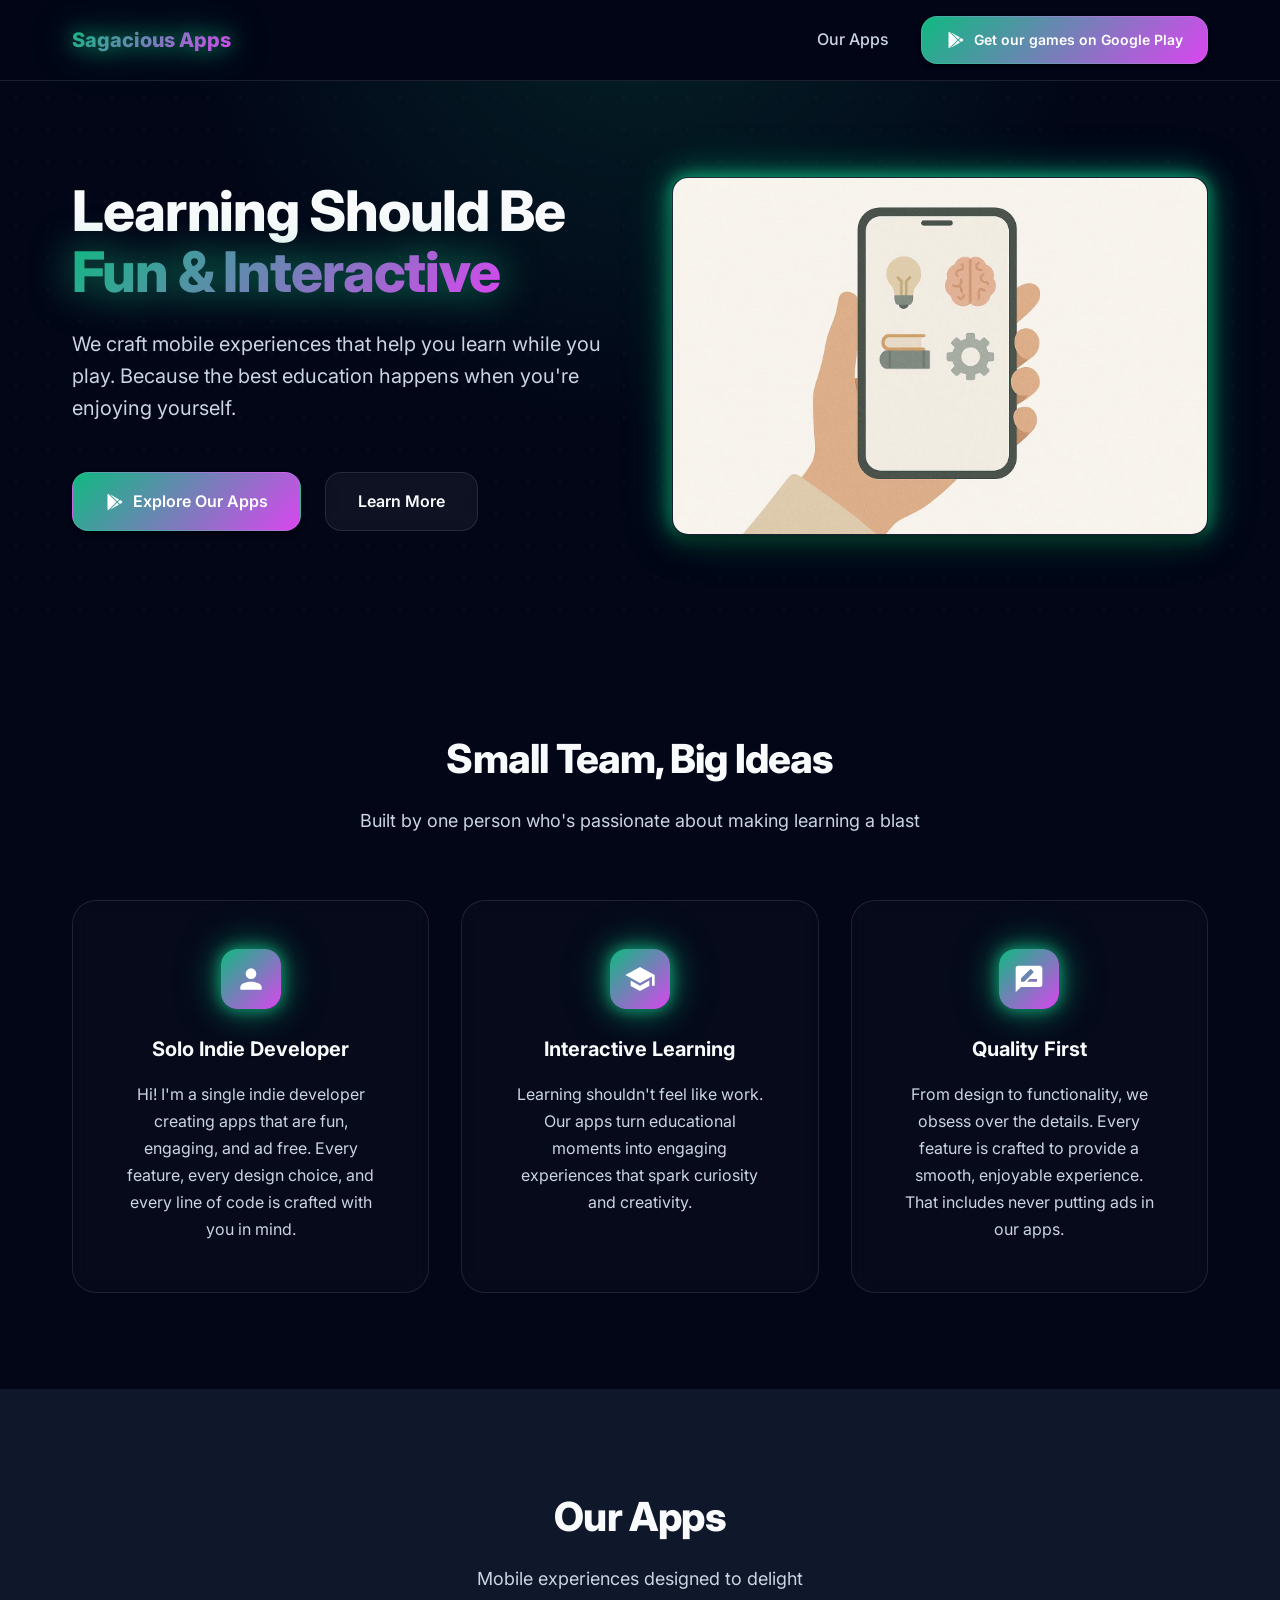
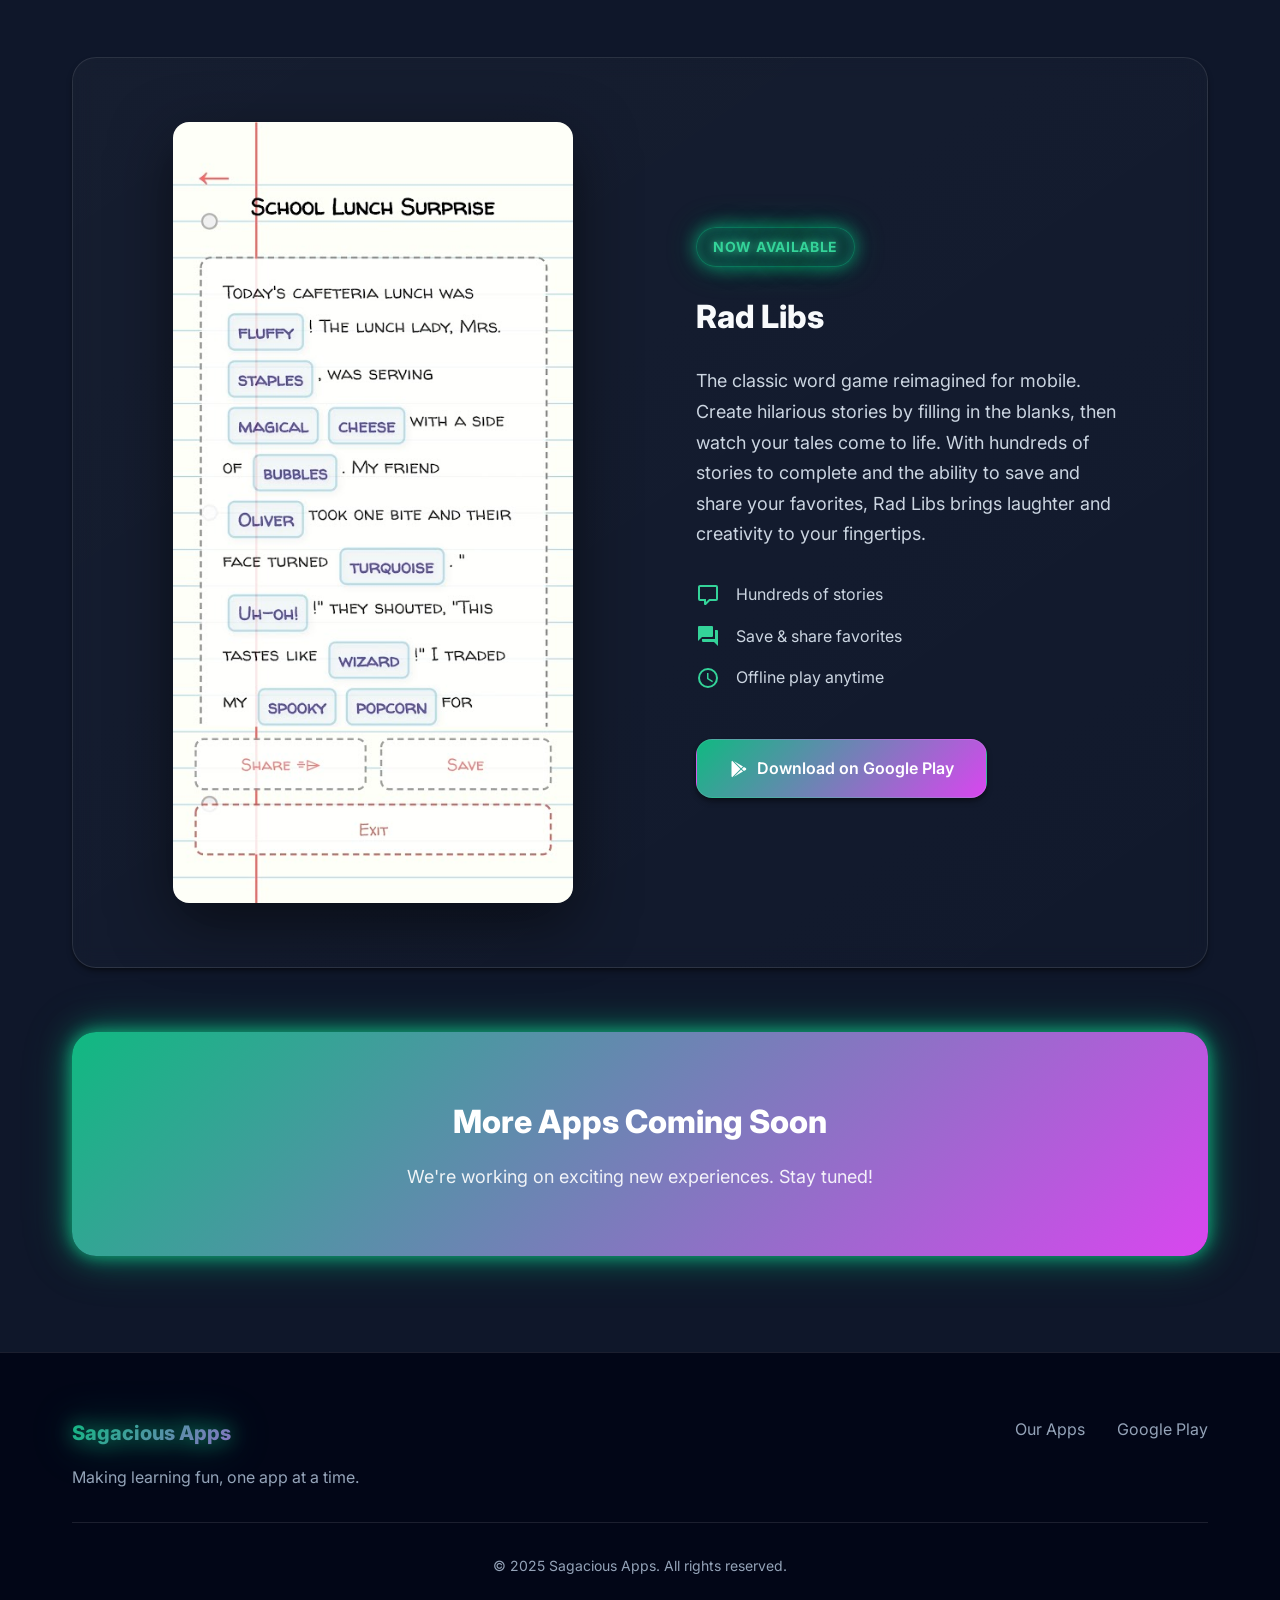
<file: docs/index.html>
<!DOCTYPE html>
<html lang="en">
<head>
    <meta charset="UTF-8">
    <meta name="viewport" content="width=device-width, initial-scale=1.0">
    <title>Sagacious Apps - Interactive Learning Through Play</title>
    <meta name="description" content="Creating fun and interactive learning experiences through mobile apps. Discover Rad Libs and more.">
    <link rel="stylesheet" href="styles.css">
    <link rel="preconnect" href="https://fonts.googleapis.com">
    <link rel="preconnect" href="https://fonts.gstatic.com" crossorigin>
    <link href="https://fonts.googleapis.com/css2?family=Inter:wght@300;400;500;600;700;800&display=swap" rel="stylesheet">
</head>
<body>
    <!-- Navigation -->
    <nav class="navbar">
        <div class="container">
            <div class="nav-content">
                <div class="logo">Sagacious Apps</div>
                <div class="nav-links">
                    <a href="#apps" class="nav-link">Our Apps</a>
                    <a href="https://play.google.com/store/apps/developer?id=Sagacious+Apps&hl=en_US" class="btn-primary" target="_blank" rel="noopener">
                        <svg class="icon" viewBox="0 0 24 24" fill="currentColor">
                            <path d="M3,20.5V3.5C3,2.91 3.34,2.39 3.84,2.15L13.69,12L3.84,21.85C3.34,21.6 3,21.09 3,20.5M16.81,15.12L6.05,21.34L14.54,12.85L16.81,15.12M20.16,10.81C20.5,11.08 20.75,11.5 20.75,12C20.75,12.5 20.53,12.9 20.18,13.18L17.89,14.5L15.39,12L17.89,9.5L20.16,10.81M6.05,2.66L16.81,8.88L14.54,11.15L6.05,2.66Z"/>
                        </svg>
                        Get our games on Google Play
                    </a>
                </div>
            </div>
        </div>
    </nav>

    <!-- Hero Section -->
    <section class="hero">
        <div class="container">
            <div class="hero-content">
                <h1 class="hero-title">
                    Learning Should Be
                    <span class="gradient-text">Fun & Interactive</span>
                </h1>
                <p class="hero-subtitle">
                    We craft mobile experiences that help you learn while you play. 
                    Because the best education happens when you're enjoying yourself.
                </p>
                <div class="hero-cta">
                    <a href="https://play.google.com/store/apps/developer?id=Sagacious+Apps&hl=en_US" class="btn-primary btn-large" target="_blank" rel="noopener">
                        <svg class="icon" viewBox="0 0 24 24" fill="currentColor">
                            <path d="M3,20.5V3.5C3,2.91 3.34,2.39 3.84,2.15L13.69,12L3.84,21.85C3.34,21.6 3,21.09 3,20.5M16.81,15.12L6.05,21.34L14.54,12.85L16.81,15.12M20.16,10.81C20.5,11.08 20.75,11.5 20.75,12C20.75,12.5 20.53,12.9 20.18,13.18L17.89,14.5L15.39,12L17.89,9.5L20.16,10.81M6.05,2.66L16.81,8.88L14.54,11.15L6.05,2.66Z"/>
                        </svg>
                        Explore Our Apps
                    </a>
                    <a href="#about" class="btn-secondary btn-large">Learn More</a>
                </div>
            </div>
            <div class="hero-visual">
                <img src="sagacious_apps_hero.jpg" alt="Sagacious Apps - Interactive Learning" class="hero-image">
            </div>
        </div>
    </section>

    <!-- About Section -->
    <section id="about" class="about">
        <div class="container">
            <div class="section-header">
                <h2 class="section-title">Small Team, Big Ideas</h2>
                <p class="section-subtitle">Built by one person who's passionate about making learning a blast</p>
            </div>
            <div class="about-content">
                <div class="about-card">
                    <div class="card-icon">
                        <svg viewBox="0 0 24 24" fill="currentColor">
                            <path d="M12,4A4,4 0 0,1 16,8A4,4 0 0,1 12,12A4,4 0 0,1 8,8A4,4 0 0,1 12,4M12,14C16.42,14 20,15.79 20,18V20H4V18C4,15.79 7.58,14 12,14Z"/>
                        </svg>
                    </div>
                    <h3>Solo Indie Developer</h3>
                    <p>Hi! I'm a single indie developer creating apps that are fun, engaging, and ad free. Every feature, every design choice, and every line of code is crafted with you in mind.</p>
                </div>
                <div class="about-card">
                    <div class="card-icon">
                        <svg viewBox="0 0 24 24" fill="currentColor">
                            <path d="M12,3L1,9L12,15L21,10.09V17H23V9M5,13.18V17.18L12,21L19,17.18V13.18L12,17L5,13.18Z"/>
                        </svg>
                    </div>
                    <h3>Interactive Learning</h3>
                    <p>Learning shouldn't feel like work. Our apps turn educational moments into engaging experiences that spark curiosity and creativity.</p>
                </div>
                <div class="about-card">
                    <div class="card-icon">
                        <svg viewBox="0 0 24 24" fill="currentColor">
                            <path d="M18,14H10.5L12.5,12H18M6,14V11.5L12.88,4.64C13.07,4.45 13.39,4.45 13.59,4.64L15.35,6.41C15.55,6.61 15.55,6.92 15.35,7.12L8.47,14M20,2H4A2,2 0 0,0 2,4V22L6,18H20A2,2 0 0,0 22,16V4C22,2.89 21.1,2 20,2Z"/>
                        </svg>
                    </div>
                    <h3>Quality First</h3>
                    <p>From design to functionality, we obsess over the details. Every feature is crafted to provide a smooth, enjoyable experience. That includes never putting ads in our apps.</p>
                </div>
            </div>
        </div>
    </section>

    <!-- Apps Section -->
    <section id="apps" class="apps">
        <div class="container">
            <div class="section-header">
                <h2 class="section-title">Our Apps</h2>
                <p class="section-subtitle">Mobile experiences designed to delight</p>
            </div>
            
            <!-- Rad Libs App -->
            <div class="app-showcase">
                <div class="app-visual">
                    <img src="Rad_Libs_gameplay.jpg" alt="Rad Libs Mobile Gameplay Screenshot" class="app-image">
                </div>
                <div class="app-details">
                    <div class="app-badge">Now Available</div>
                    <h3 class="app-title">Rad Libs</h3>
                    <p class="app-description">
                        The classic word game reimagined for mobile. Create hilarious stories by filling in the blanks, 
                        then watch your tales come to life. With hundreds of stories to complete and the ability to 
                        save and share your favorites, Rad Libs brings laughter and creativity to your fingertips.
                    </p>
                    <div class="app-features">
                        <div class="feature">
                            <svg class="feature-icon" viewBox="0 0 24 24" fill="currentColor">
                                <path d="M9,22A1,1 0 0,1 8,21V18H4A2,2 0 0,1 2,16V4C2,2.89 2.9,2 4,2H20A2,2 0 0,1 22,4V16A2,2 0 0,1 20,18H13.9L10.2,21.71C10,21.9 9.75,22 9.5,22V22H9M10,16V19.08L13.08,16H20V4H4V16H10Z"/>
                            </svg>
                            <span>Hundreds of stories</span>
                        </div>
                        <div class="feature">
                            <svg class="feature-icon" viewBox="0 0 24 24" fill="currentColor">
                                <path d="M17,12V3A1,1 0 0,0 16,2H3A1,1 0 0,0 2,3V17L6,13H16A1,1 0 0,0 17,12M21,6H19V15H6V17A1,1 0 0,0 7,18H18L22,22V7A1,1 0 0,0 21,6Z"/>
                            </svg>
                            <span>Save & share favorites</span>
                        </div>
                        <div class="feature">
                            <svg class="feature-icon" viewBox="0 0 24 24" fill="currentColor">
                                <path d="M12,2A10,10 0 0,0 2,12A10,10 0 0,0 12,22A10,10 0 0,0 22,12A10,10 0 0,0 12,2M12,4A8,8 0 0,1 20,12A8,8 0 0,1 12,20A8,8 0 0,1 4,12A8,8 0 0,1 12,4M12.5,7V12.25L17,14.92L16.25,16.15L11,13V7H12.5Z"/>
                            </svg>
                            <span>Offline play anytime</span>
                        </div>
                    </div>
                    <div class="app-cta">
                        <a href="https://play.google.com/store/apps/details?id=com.sagaciousapps.radlibsapp&hl=en_US" class="btn-primary btn-large" target="_blank" rel="noopener">
                            <svg class="icon" viewBox="0 0 24 24" fill="currentColor">
                                <path d="M3,20.5V3.5C3,2.91 3.34,2.39 3.84,2.15L13.69,12L3.84,21.85C3.34,21.6 3,21.09 3,20.5M16.81,15.12L6.05,21.34L14.54,12.85L16.81,15.12M20.16,10.81C20.5,11.08 20.75,11.5 20.75,12C20.75,12.5 20.53,12.9 20.18,13.18L17.89,14.5L15.39,12L17.89,9.5L20.16,10.81M6.05,2.66L16.81,8.88L14.54,11.15L6.05,2.66Z"/>
                            </svg>
                            Download on Google Play
                        </a>
                    </div>
                </div>
            </div>

            <!-- Coming Soon Teaser -->
            <div class="coming-soon">
                <div class="coming-soon-content">
                    <h3>More Apps Coming Soon</h3>
                    <p>We're working on exciting new experiences. Stay tuned!</p>
                </div>
            </div>
        </div>
    </section>

    <!-- Footer -->
    <footer class="footer">
        <div class="container">
            <div class="footer-content">
                <div class="footer-brand">
                    <div class="logo">Sagacious Apps</div>
                    <p>Making learning fun, one app at a time.</p>
                </div>
                <div class="footer-links">
                    <a href="#apps">Our Apps</a>
                    <a href="https://play.google.com/store/apps/developer?id=Sagacious+Apps&hl=en_US" target="_blank" rel="noopener">Google Play</a>
                </div>
            </div>
            <div class="footer-bottom">
                <p>&copy; 2025 Sagacious Apps. All rights reserved.</p>
            </div>
        </div>
    </footer>

    <script src="script.js"></script>
</body>
</html>
</file>
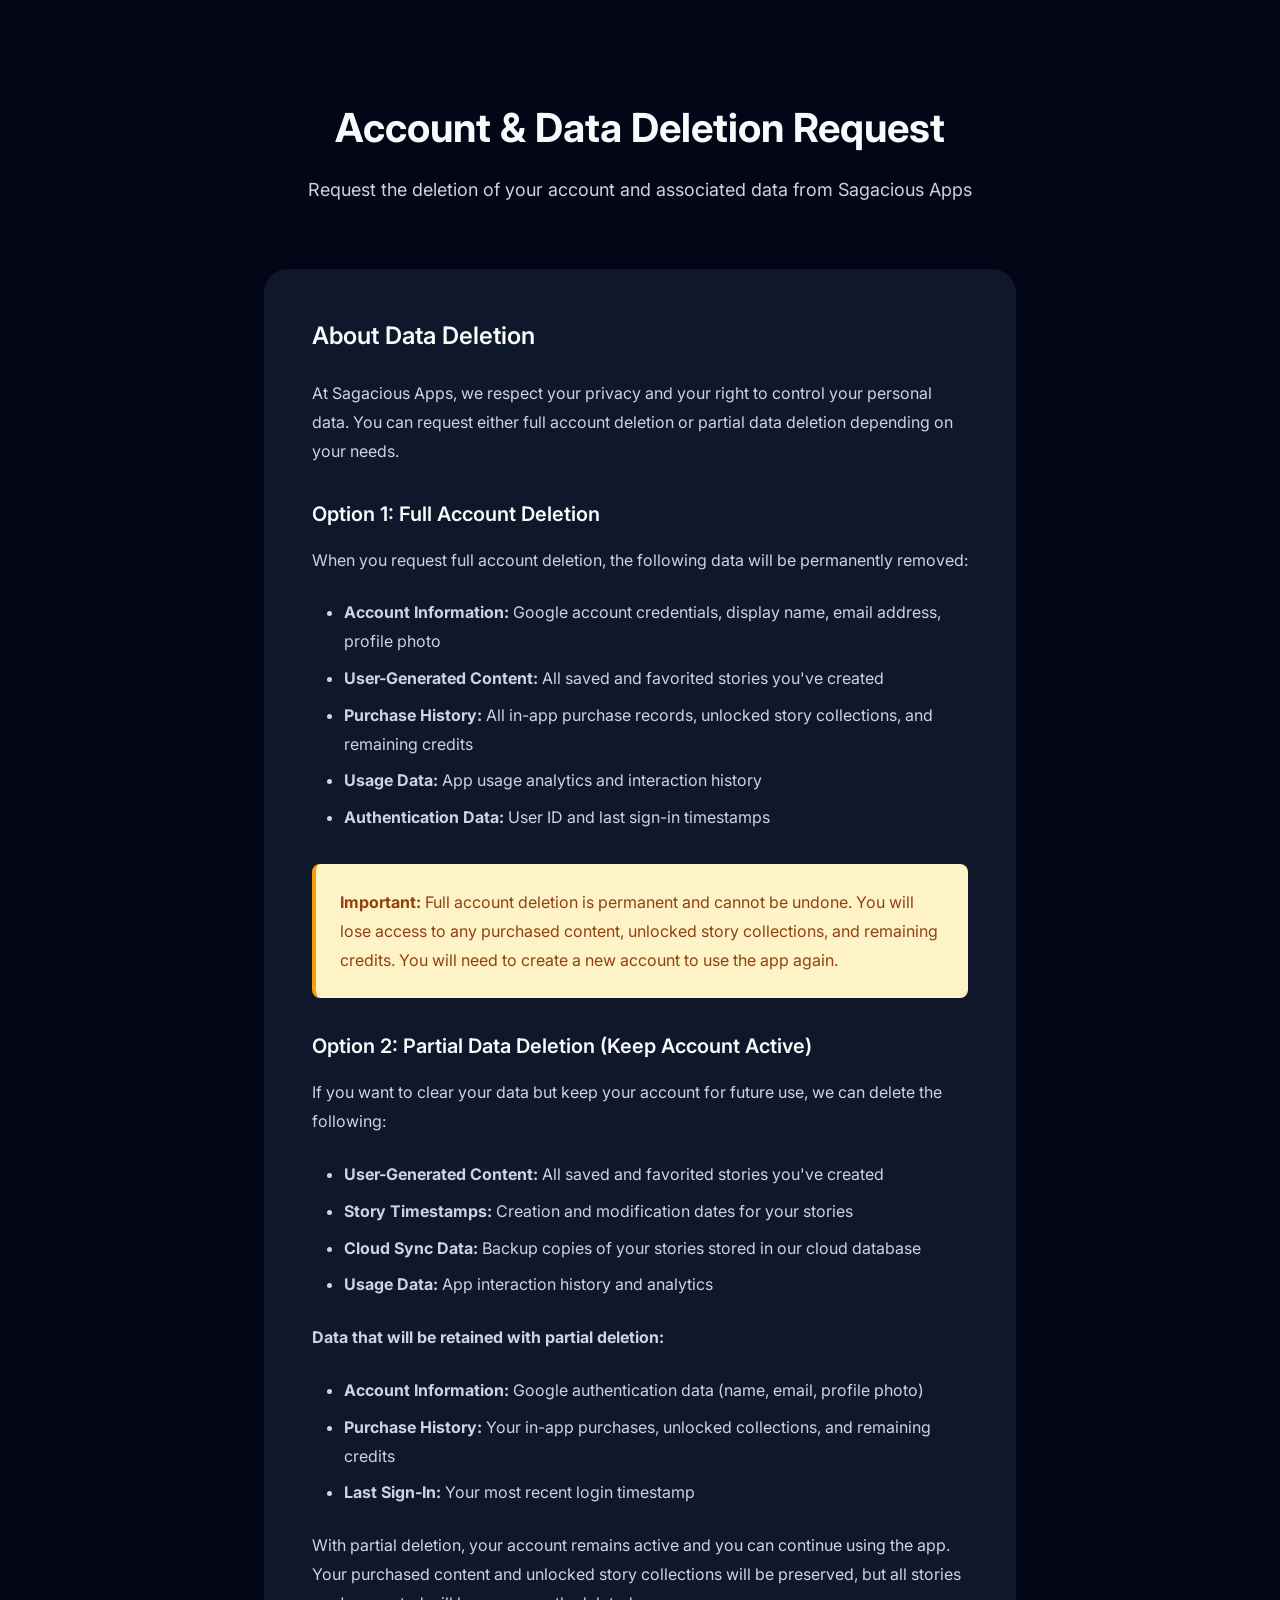
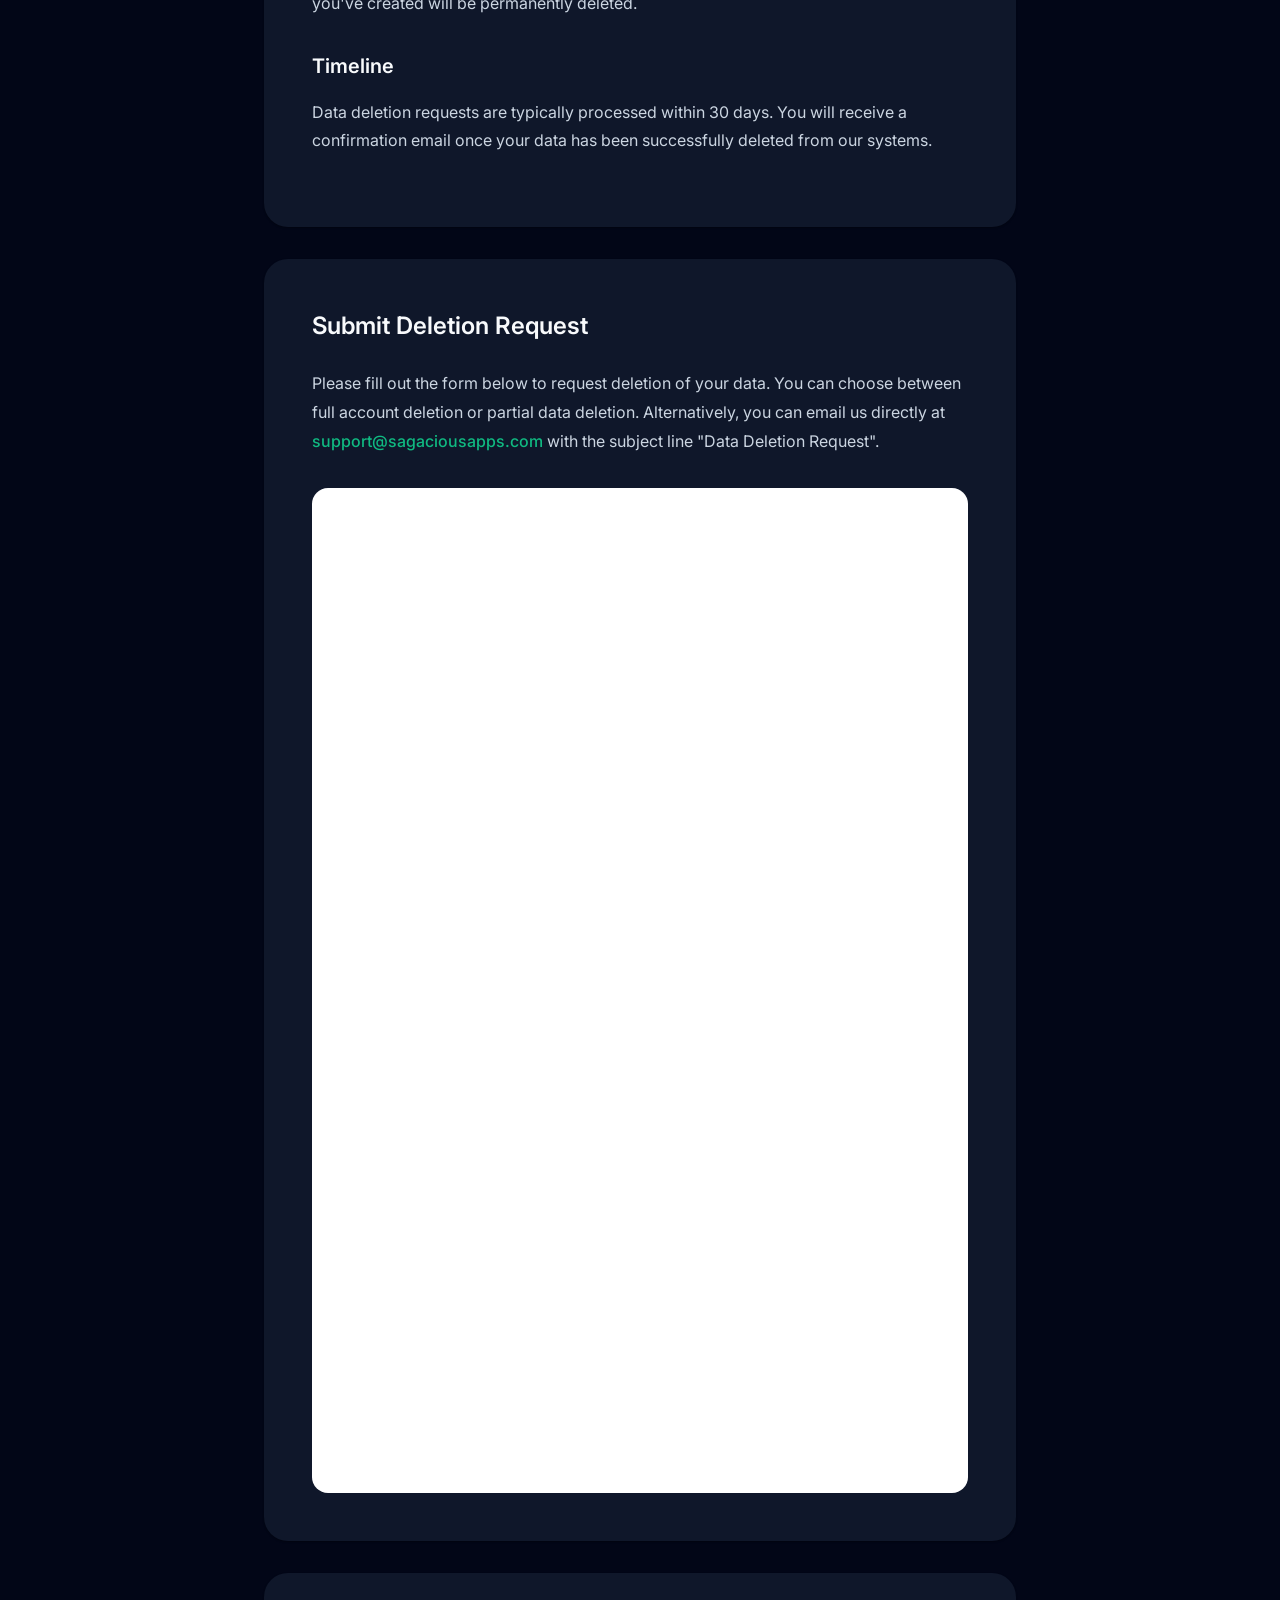
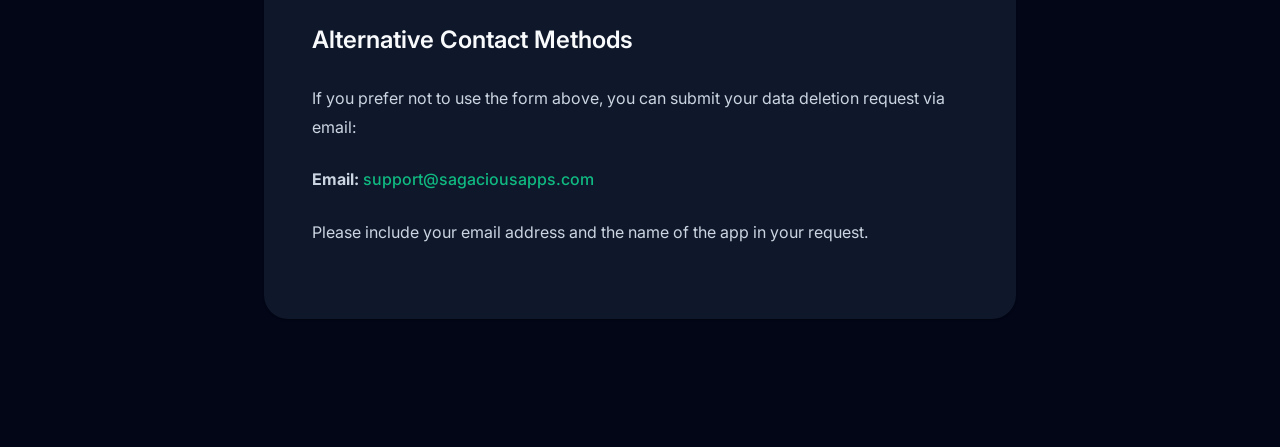
<file: docs/data-deletion.html>
<!DOCTYPE html>
<html lang="en">
<head>
    <meta charset="UTF-8">
    <meta name="viewport" content="width=device-width, initial-scale=1.0">
    <title>Account & Data Deletion Request - Sagacious Apps</title>
    <meta name="description" content="Request deletion of your account and personal data from Sagacious Apps.">
    <meta name="robots" content="noindex, nofollow">
    <link rel="stylesheet" href="styles.css">
    <link rel="preconnect" href="https://fonts.googleapis.com">
    <link rel="preconnect" href="https://fonts.gstatic.com" crossorigin>
    <link href="https://fonts.googleapis.com/css2?family=Inter:wght@300;400;500;600;700;800&display=swap" rel="stylesheet">
    <style>
        .data-deletion-container {
            max-width: 800px;
            margin: 0 auto;
            padding: var(--spacing-3xl) var(--spacing-md);
            min-height: 100vh;
        }
        
        .data-deletion-header {
            text-align: center;
            margin-bottom: var(--spacing-2xl);
        }
        
        .data-deletion-header h1 {
            font-size: 2.5rem;
            font-weight: 700;
            color: var(--text-primary);
            margin-bottom: var(--spacing-sm);
        }
        
        .data-deletion-header p {
            font-size: 1.125rem;
            color: var(--text-secondary);
        }
        
        .content-section {
            background: var(--bg-secondary);
            border-radius: var(--radius-lg);
            padding: var(--spacing-xl);
            margin-bottom: var(--spacing-lg);
            box-shadow: var(--shadow-sm);
        }
        
        .content-section h2 {
            font-size: 1.5rem;
            font-weight: 600;
            color: var(--text-primary);
            margin-bottom: var(--spacing-md);
        }
        
        .content-section h3 {
            font-size: 1.25rem;
            font-weight: 600;
            color: var(--text-primary);
            margin-top: var(--spacing-lg);
            margin-bottom: var(--spacing-sm);
        }
        
        .content-section p, .content-section ul {
            color: var(--text-secondary);
            margin-bottom: var(--spacing-md);
            line-height: 1.8;
        }
        
        .content-section ul {
            padding-left: var(--spacing-lg);
        }
        
        .content-section li {
            margin-bottom: var(--spacing-xs);
        }
        
        .deletion-form {
            background: white;
            border: 1px solid var(--border);
            border-radius: var(--radius-md);
            padding: var(--spacing-xl);
            margin-top: var(--spacing-lg);
        }
        
        .form-group {
            margin-bottom: var(--spacing-md);
        }
        
        .form-group label {
            display: block;
            font-weight: 500;
            color: var(--text-primary);
            margin-bottom: var(--spacing-xs);
        }
        
        .form-group input,
        .form-group select,
        .form-group textarea {
            width: 100%;
            padding: 0.75rem;
            border: 1px solid var(--border);
            border-radius: var(--radius-sm);
            font-family: inherit;
            font-size: 1rem;
            color: var(--text-primary);
            background: white;
            transition: border-color 0.2s, box-shadow 0.2s;
        }
        
        .form-group input:focus,
        .form-group select:focus,
        .form-group textarea:focus {
            outline: none;
            border-color: var(--primary);
            box-shadow: 0 0 0 3px rgba(99, 102, 241, 0.1);
        }
        
        .form-group textarea {
            resize: vertical;
            min-height: 120px;
        }
        
        .form-group small {
            display: block;
            color: var(--text-light);
            margin-top: var(--spacing-xs);
            font-size: 0.875rem;
        }
        
        .btn-submit {
            display: inline-flex;
            align-items: center;
            gap: 0.5rem;
            background: var(--primary);
            color: white;
            padding: 0.875rem 1.75rem;
            border: none;
            border-radius: var(--radius-sm);
            font-size: 1rem;
            font-weight: 600;
            cursor: pointer;
            transition: all 0.2s;
            text-decoration: none;
        }
        
        .btn-submit:hover {
            background: var(--primary-dark);
            transform: translateY(-2px);
            box-shadow: var(--shadow-md);
        }
        
        .warning-box {
            background: #fef3c7;
            border-left: 4px solid #f59e0b;
            border-radius: var(--radius-sm);
            padding: var(--spacing-md);
            margin: var(--spacing-lg) 0;
        }
        
        .warning-box p {
            color: #92400e;
            margin: 0;
        }
        
        .email-link {
            color: var(--primary);
            text-decoration: none;
            font-weight: 500;
        }
        
        .email-link:hover {
            text-decoration: underline;
        }
        
        @media (max-width: 768px) {
            .data-deletion-header h1 {
                font-size: 2rem;
            }
            
            .content-section {
                padding: var(--spacing-md);
            }
            
            .deletion-form {
                padding: var(--spacing-md);
            }
        }
    </style>
</head>
<body>
    <div class="data-deletion-container">
        <div class="data-deletion-header">
            <h1>Account & Data Deletion Request</h1>
            <p>Request the deletion of your account and associated data from Sagacious Apps</p>
        </div>

        <div class="content-section">
            <h2>About Data Deletion</h2>
            <p>
                At Sagacious Apps, we respect your privacy and your right to control your personal data. 
                You can request either full account deletion or partial data deletion depending on your needs.
            </p>

            <h3>Option 1: Full Account Deletion</h3>
            <p>When you request full account deletion, the following data will be permanently removed:</p>
            <ul>
                <li><strong>Account Information:</strong> Google account credentials, display name, email address, profile photo</li>
                <li><strong>User-Generated Content:</strong> All saved and favorited stories you've created</li>
                <li><strong>Purchase History:</strong> All in-app purchase records, unlocked story collections, and remaining credits</li>
                <li><strong>Usage Data:</strong> App usage analytics and interaction history</li>
                <li><strong>Authentication Data:</strong> User ID and last sign-in timestamps</li>
            </ul>
            <div class="warning-box">
                <p>
                    <strong>Important:</strong> Full account deletion is permanent and cannot be undone. You will lose access to any purchased content, 
                    unlocked story collections, and remaining credits. You will need to create a new account to use the app again.
                </p>
            </div>

            <h3>Option 2: Partial Data Deletion (Keep Account Active)</h3>
            <p>If you want to clear your data but keep your account for future use, we can delete the following:</p>
            <ul>
                <li><strong>User-Generated Content:</strong> All saved and favorited stories you've created</li>
                <li><strong>Story Timestamps:</strong> Creation and modification dates for your stories</li>
                <li><strong>Cloud Sync Data:</strong> Backup copies of your stories stored in our cloud database</li>
                <li><strong>Usage Data:</strong> App interaction history and analytics</li>
            </ul>

            <p><strong>Data that will be retained with partial deletion:</strong></p>
            <ul>
                <li><strong>Account Information:</strong> Google authentication data (name, email, profile photo)</li>
                <li><strong>Purchase History:</strong> Your in-app purchases, unlocked collections, and remaining credits</li>
                <li><strong>Last Sign-In:</strong> Your most recent login timestamp</li>
            </ul>

            <p>
                With partial deletion, your account remains active and you can continue using the app. Your purchased 
                content and unlocked story collections will be preserved, but all stories you've created will be permanently deleted.
            </p>

            <h3>Timeline</h3>
            <p>
                Data deletion requests are typically processed within 30 days. You will receive a confirmation 
                email once your data has been successfully deleted from our systems.
            </p>
        </div>

        <div class="content-section">
            <h2>Submit Deletion Request</h2>
            <p>
                Please fill out the form below to request deletion of your data. You can choose between full account 
                deletion or partial data deletion. Alternatively, you can email us directly at 
                <a href="mailto:support@sagaciousapps.com" class="email-link">support@sagaciousapps.com</a> 
                with the subject line "Data Deletion Request".
            </p>

            <!-- 
                GOOGLE FORM FIELD SETUP:
                1. Email Address (short answer, required, email validation)
                2. App Name (dropdown, required): Rad Libs, Other
                3. Deletion Type (multiple choice, required):
                   - Full Account Deletion (removes everything including purchases and credits)
                   - Partial Data Deletion (removes created stories but keeps account and purchases)
                4. User ID or Username (short answer, optional)
                5. Reason for Deletion (paragraph, optional)
                6. Confirmation checkbox (required): "I understand this action is permanent and cannot be undone"
            -->

            <div class="deletion-form">
                <!-- Embedded Google Form -->
                <iframe 
                    src="https://docs.google.com/forms/d/e/1FAIpQLSdIoqs7LOoUk3W5UtHYmA0EO4r_f7Jt1F-m-xI5549HMPyMog/viewform?embedded=true"
                    width="100%" 
                    height="900" 
                    frameborder="0" 
                    marginheight="0" 
                    marginwidth="0"
                    style="border: none; border-radius: var(--radius-sm);">
                    Loading…
                </iframe>
            </div>
        </div>

        <div class="content-section">
            <h2>Alternative Contact Methods</h2>
            <p>
                If you prefer not to use the form above, you can submit your data deletion request via email:
            </p>
            <p>
                <strong>Email:</strong> <a href="mailto:support@sagaciousapps.com?subject=Data%20Deletion%20Request" class="email-link">support@sagaciousapps.com</a>
            </p>
            <p>
                Please include your email address and the name of the app in your request.
            </p>
        </div>
    </div>
</body>
</html>
</file>
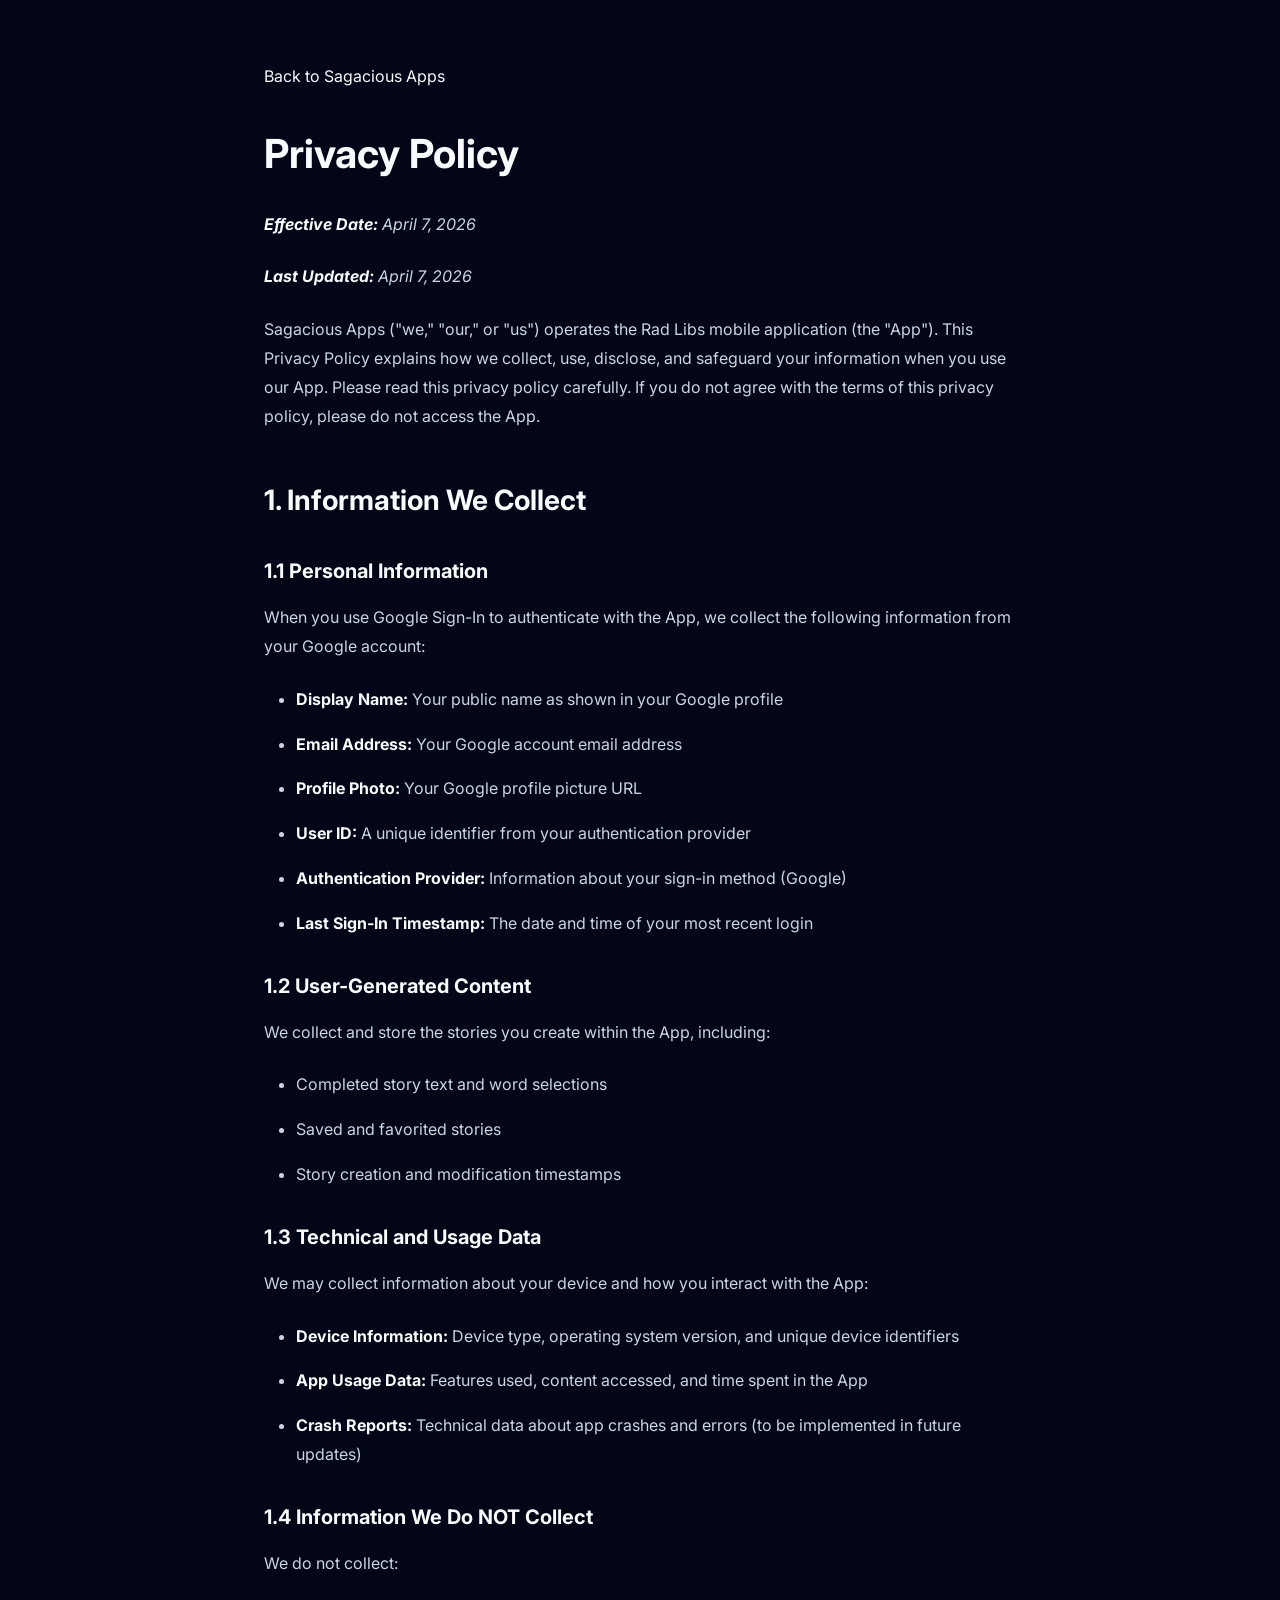
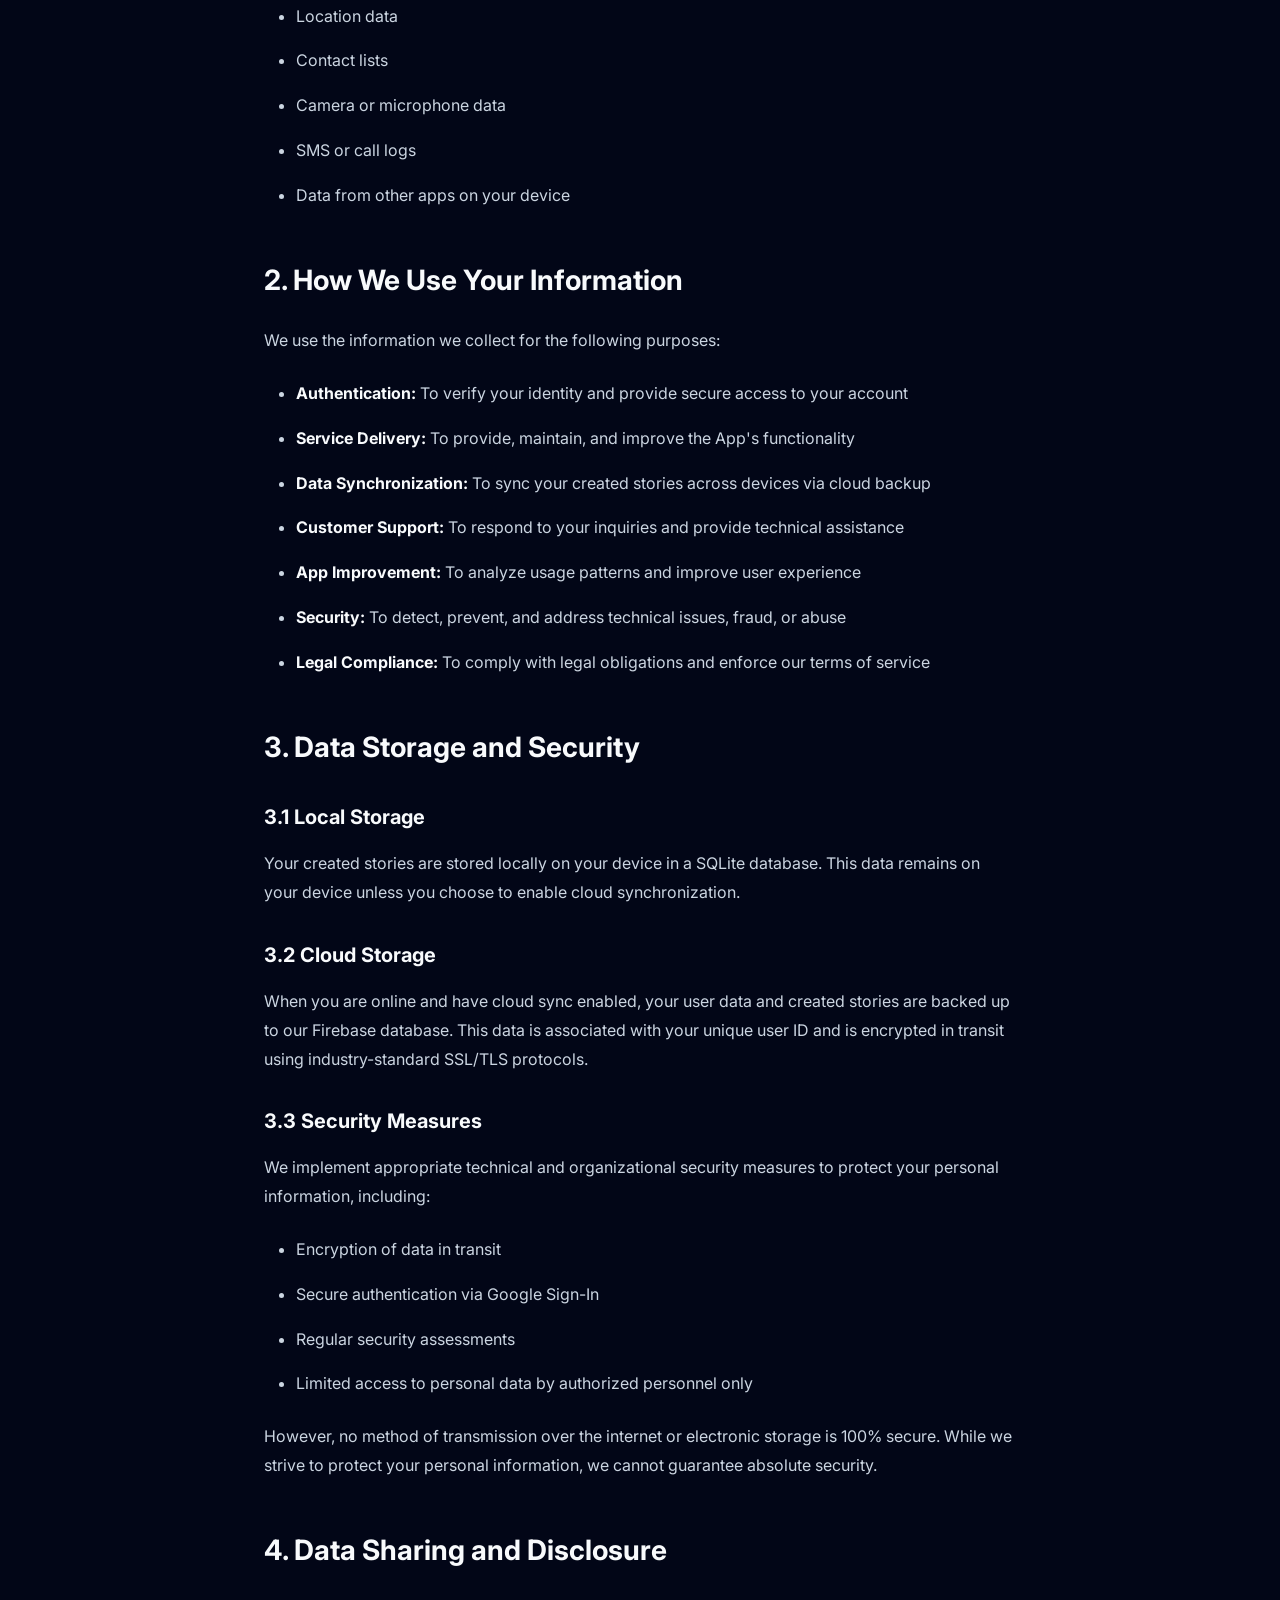
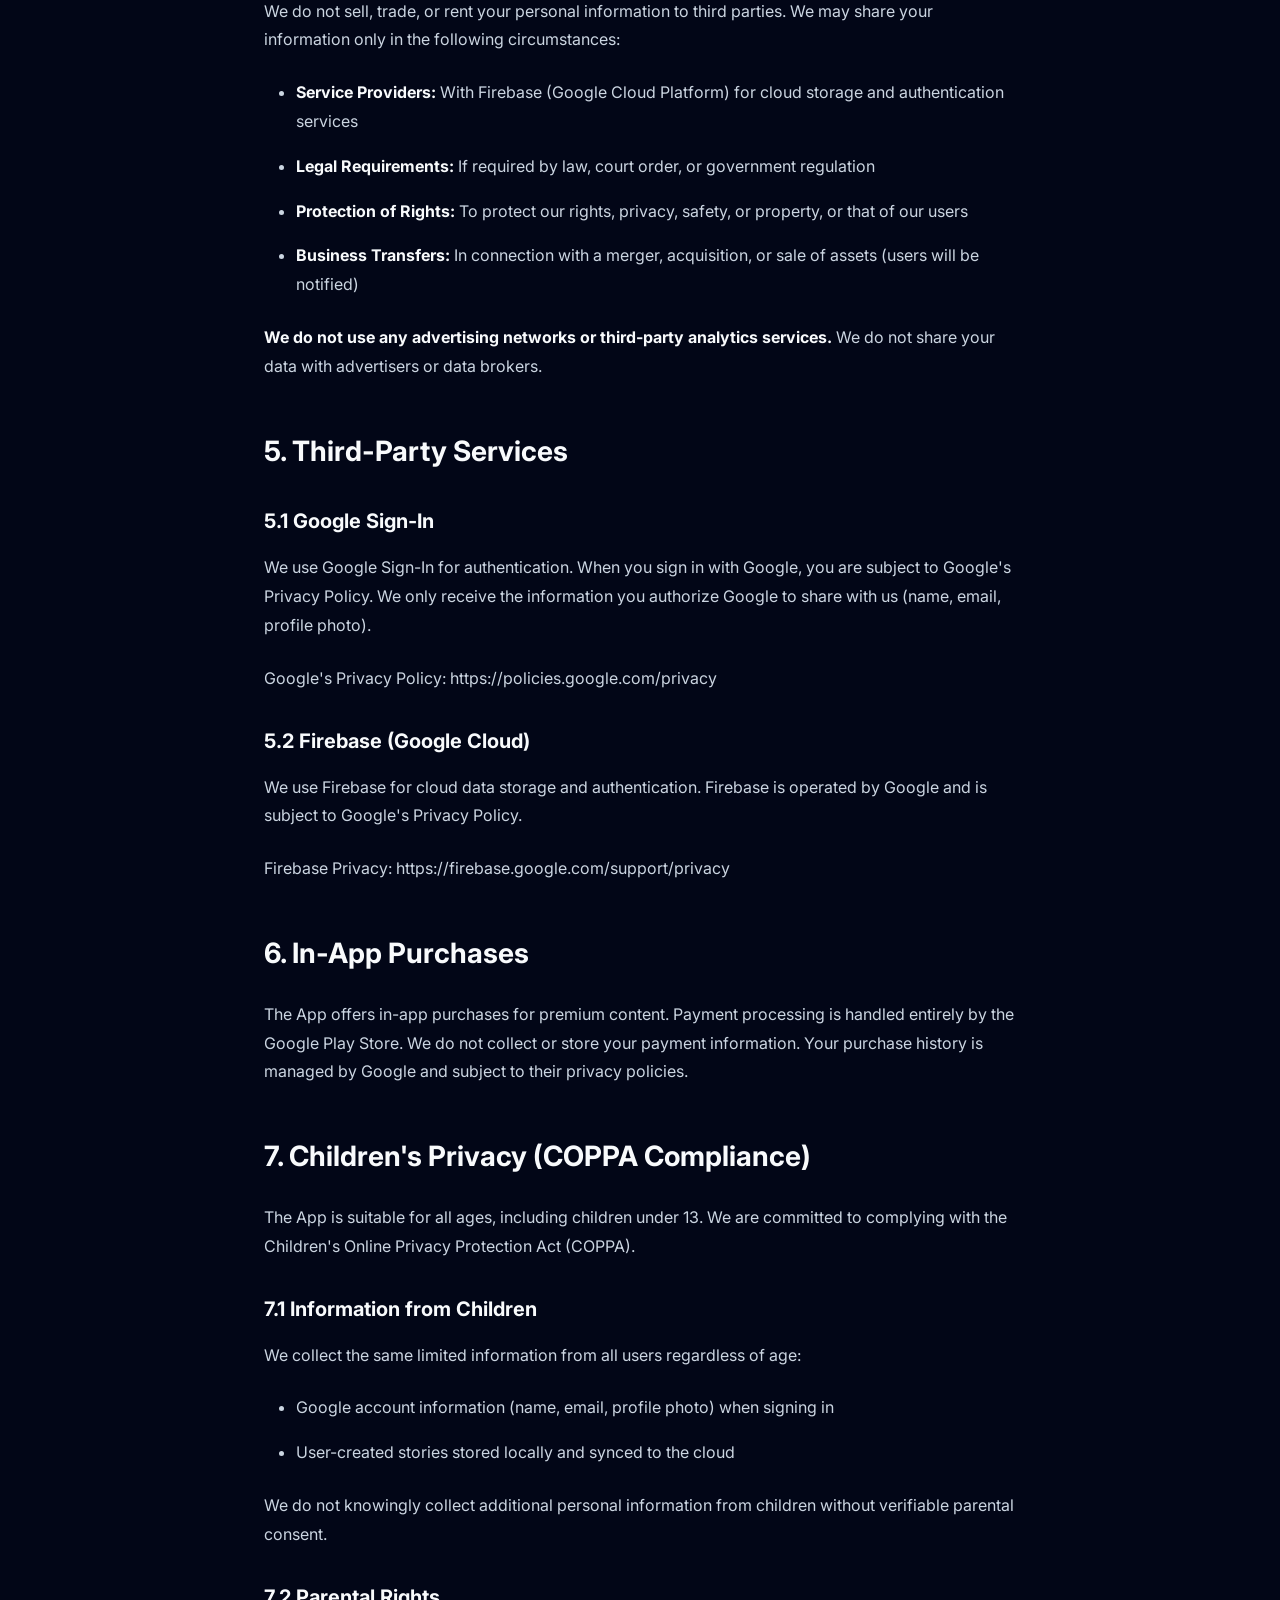
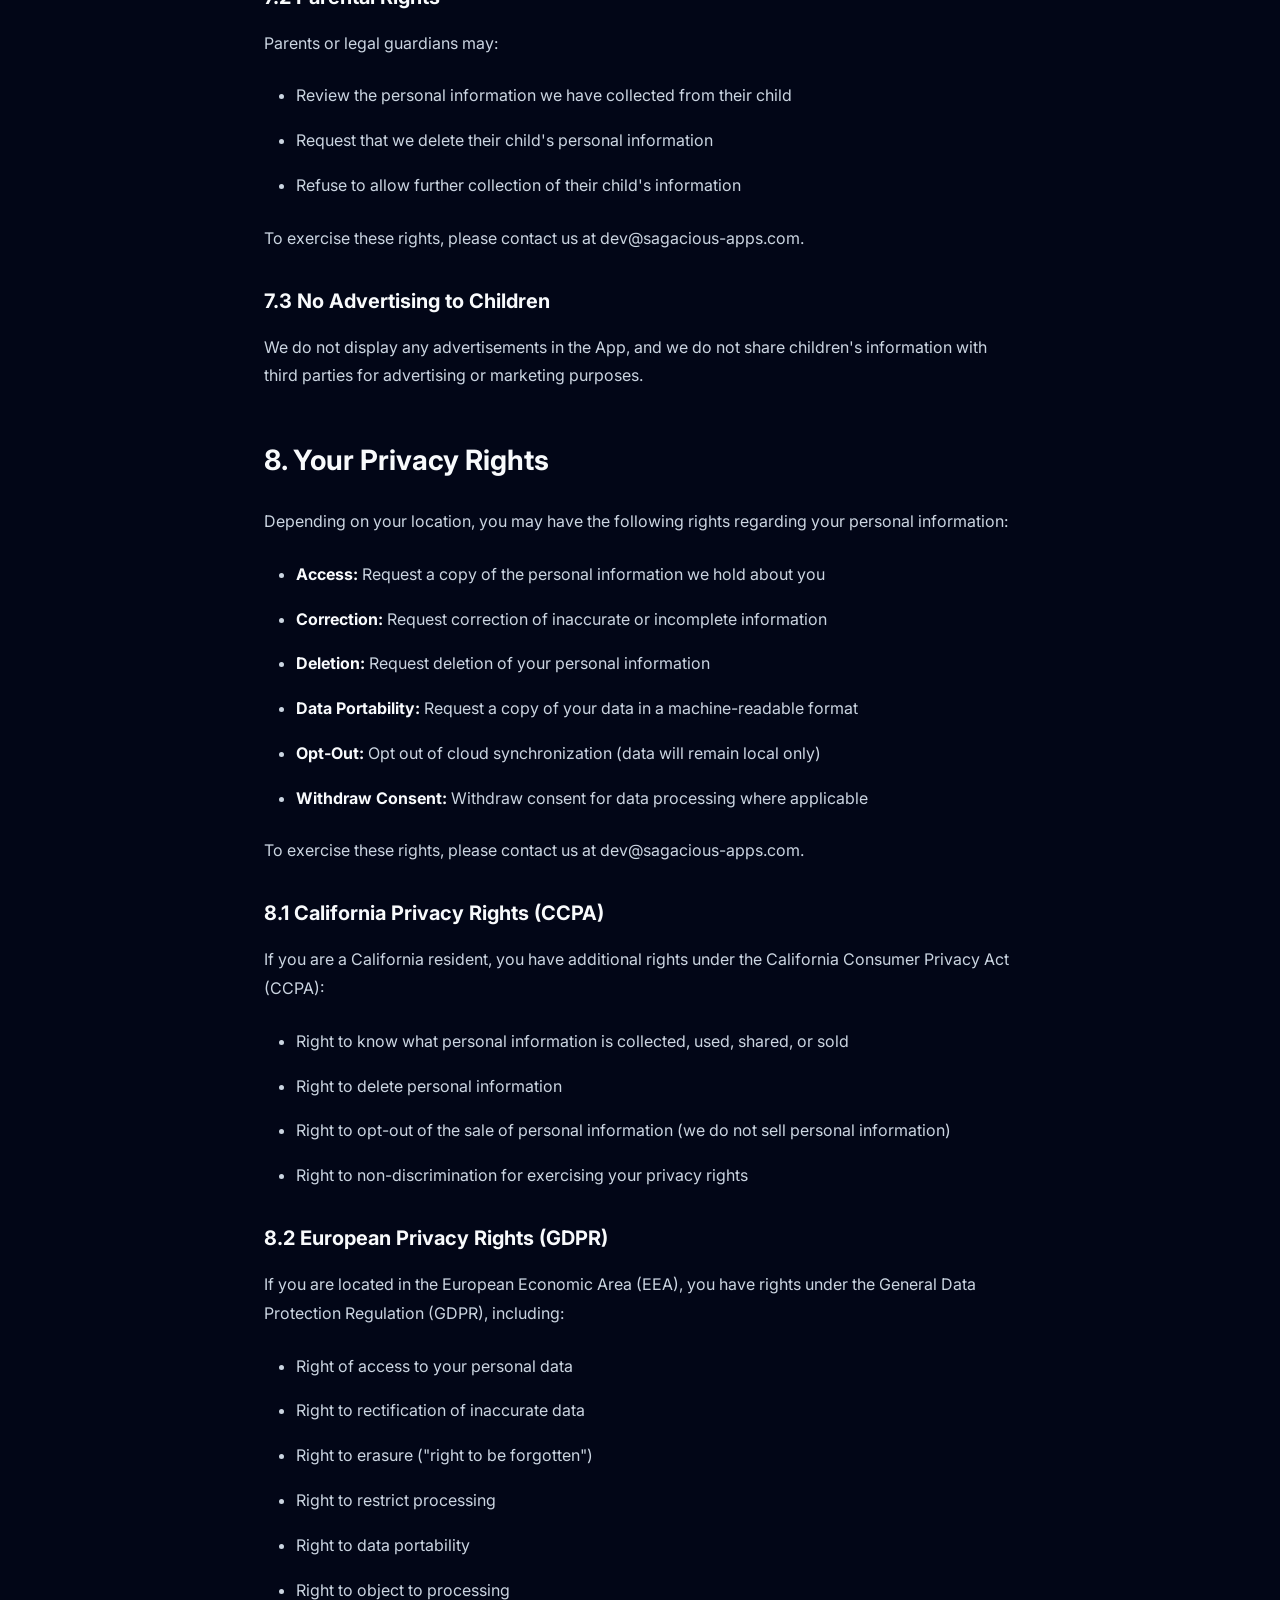
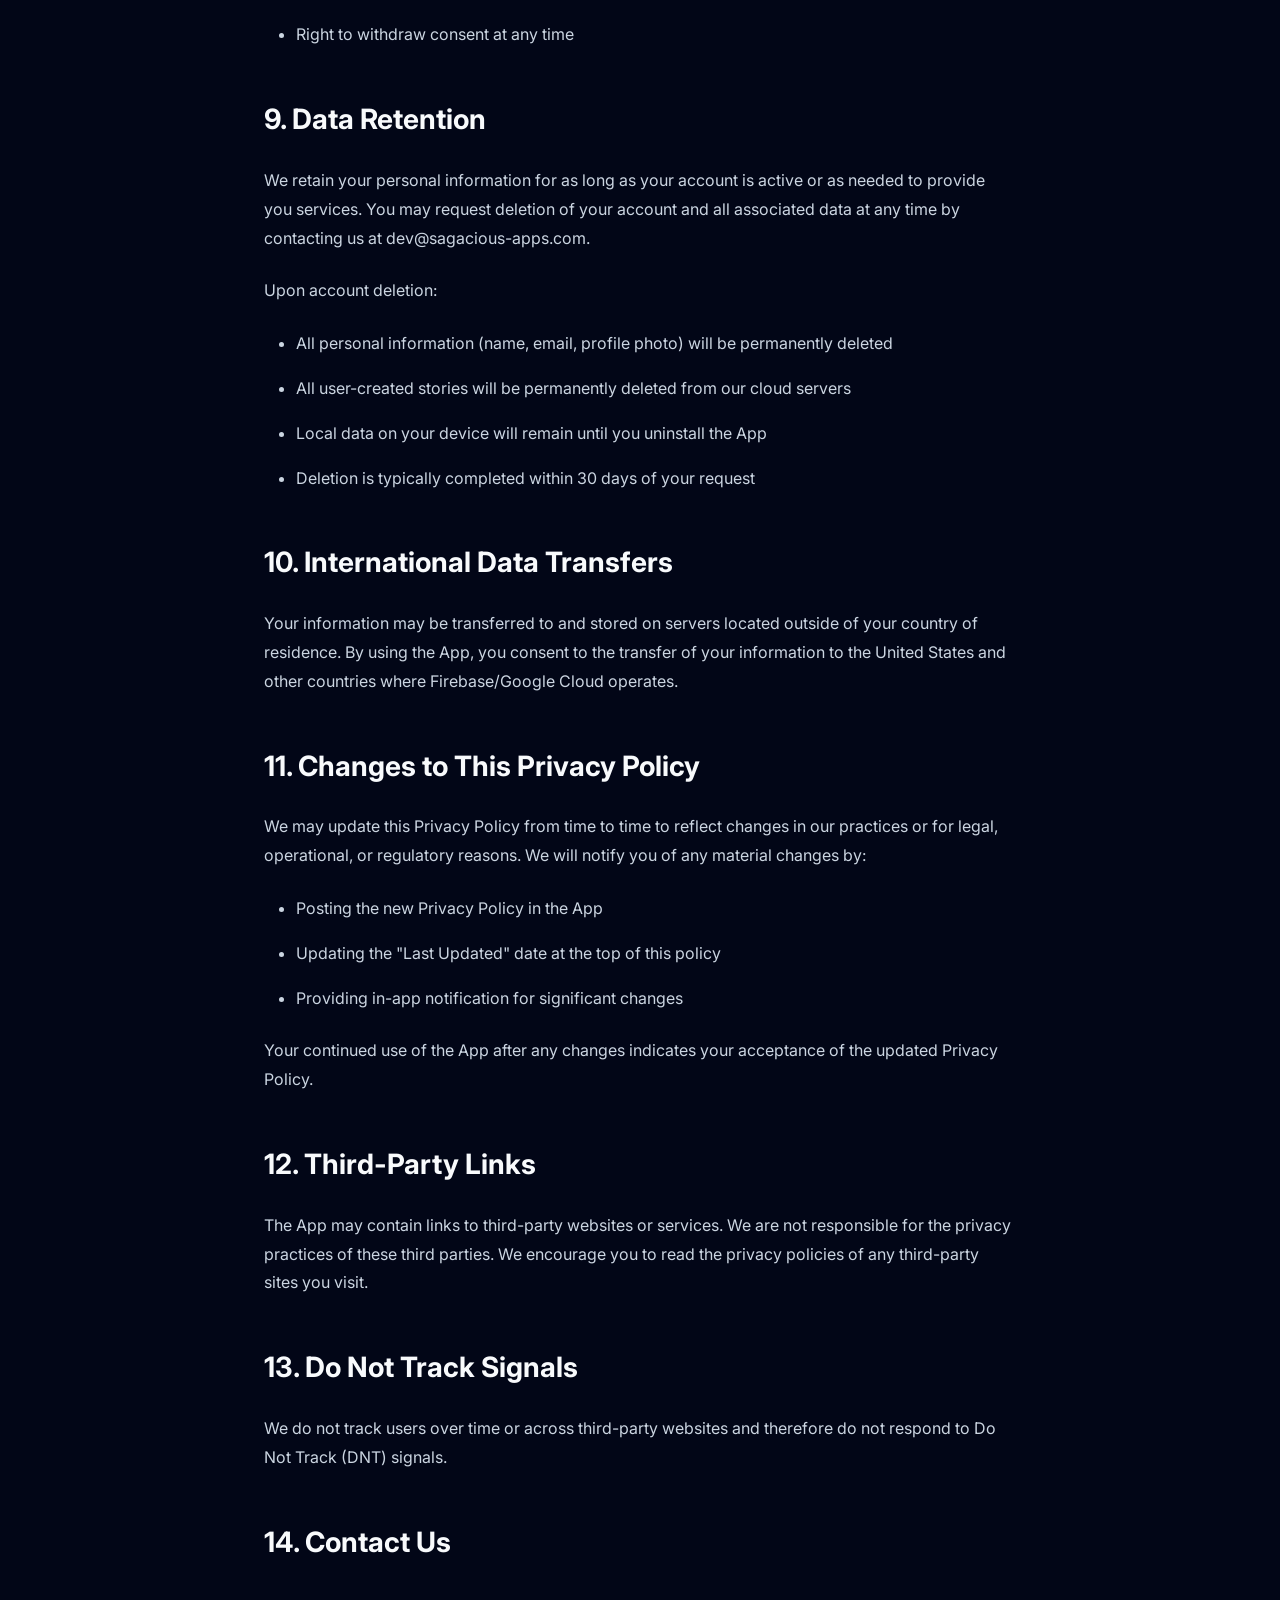
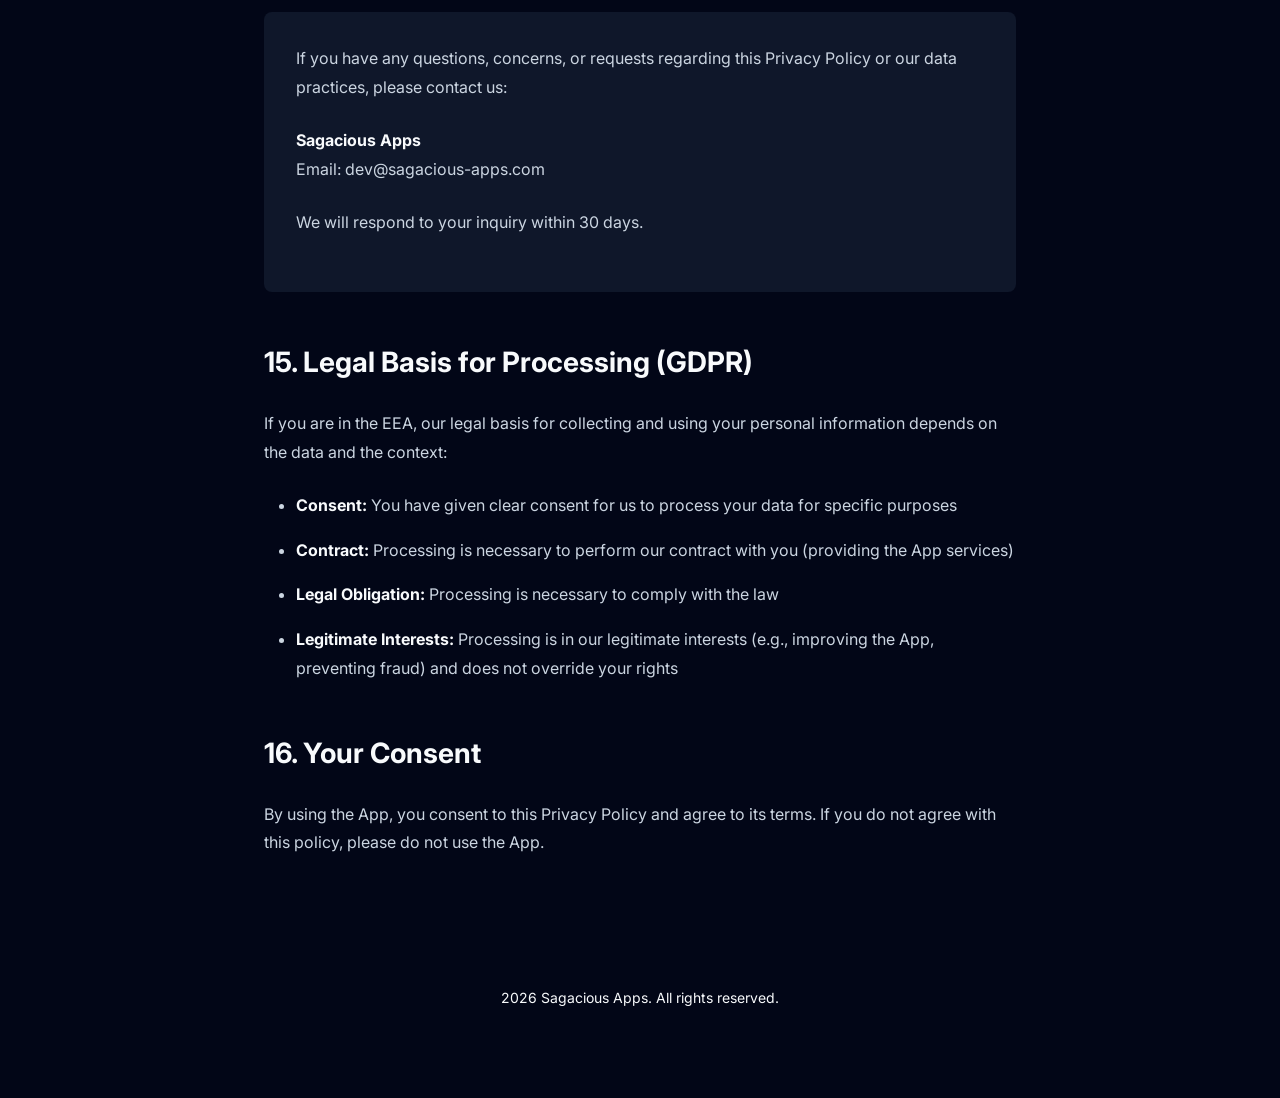
<file: docs/privacy-policy.html>
<!DOCTYPE html>
<html lang="en">
<head>
    <meta charset="UTF-8">
    <meta name="viewport" content="width=device-width, initial-scale=1.0">
    <title>Privacy Policy - Rad Libs by Sagacious Apps</title>
    <meta name="description" content="Privacy Policy for Rad Libs mobile application by Sagacious Apps">
    <link rel="stylesheet" href="styles.css">
    <link rel="preconnect" href="https://fonts.googleapis.com">
    <link rel="preconnect" href="https://fonts.gstatic.com" crossorigin>
    <link href="https://fonts.googleapis.com/css2?family=Inter:wght@300;400;500;600;700;800&display=swap" rel="stylesheet">
    <style>
        .privacy-content {
            max-width: 800px;
            margin: 0 auto;
            padding: var(--spacing-2xl) var(--spacing-md);
        }
        .privacy-content h1 {
            font-size: 2.5rem;
            margin-bottom: var(--spacing-md);
            color: var(--text-primary);
        }
        .privacy-content h2 {
            font-size: 1.75rem;
            margin-top: var(--spacing-xl);
            margin-bottom: var(--spacing-md);
            color: var(--text-primary);
        }
        .privacy-content h3 {
            font-size: 1.25rem;
            margin-top: var(--spacing-lg);
            margin-bottom: var(--spacing-sm);
            color: var(--text-primary);
        }
        .privacy-content p, .privacy-content li {
            line-height: 1.8;
            color: var(--text-secondary);
            margin-bottom: var(--spacing-md);
        }
        .privacy-content ul {
            margin-left: var(--spacing-lg);
            margin-bottom: var(--spacing-md);
        }
        .privacy-content li {
            margin-bottom: var(--spacing-sm);
        }
        .privacy-content strong {
            color: var(--text-primary);
        }
        .last-updated {
            font-style: italic;
            color: var(--text-secondary);
            margin-bottom: var(--spacing-xl);
        }
        .contact-box {
            background: var(--bg-secondary);
            padding: var(--spacing-lg);
            border-radius: 8px;
            margin-top: var(--spacing-xl);
        }
        .back-link {
            display: inline-block;
            margin-bottom: var(--spacing-lg);
            color: var(--accent-primary);
            text-decoration: none;
        }
        .back-link:hover {
            text-decoration: underline;
        }
    </style>
</head>
<body>
    <div class="privacy-content">
        <a href="/" class="back-link">Back to Sagacious Apps</a>
        
        <h1>Privacy Policy</h1>
        <p class="last-updated"><strong>Effective Date:</strong> April 7, 2026</p>
        <p class="last-updated"><strong>Last Updated:</strong> April 7, 2026</p>

        <p>Sagacious Apps ("we," "our," or "us") operates the Rad Libs mobile application (the "App"). This Privacy Policy explains how we collect, use, disclose, and safeguard your information when you use our App. Please read this privacy policy carefully. If you do not agree with the terms of this privacy policy, please do not access the App.</p>

        <h2>1. Information We Collect</h2>
        
        <h3>1.1 Personal Information</h3>
        <p>When you use Google Sign-In to authenticate with the App, we collect the following information from your Google account:</p>
        <ul>
            <li><strong>Display Name:</strong> Your public name as shown in your Google profile</li>
            <li><strong>Email Address:</strong> Your Google account email address</li>
            <li><strong>Profile Photo:</strong> Your Google profile picture URL</li>
            <li><strong>User ID:</strong> A unique identifier from your authentication provider</li>
            <li><strong>Authentication Provider:</strong> Information about your sign-in method (Google)</li>
            <li><strong>Last Sign-In Timestamp:</strong> The date and time of your most recent login</li>
        </ul>

        <h3>1.2 User-Generated Content</h3>
        <p>We collect and store the stories you create within the App, including:</p>
        <ul>
            <li>Completed story text and word selections</li>
            <li>Saved and favorited stories</li>
            <li>Story creation and modification timestamps</li>
        </ul>

        <h3>1.3 Technical and Usage Data</h3>
        <p>We may collect information about your device and how you interact with the App:</p>
        <ul>
            <li><strong>Device Information:</strong> Device type, operating system version, and unique device identifiers</li>
            <li><strong>App Usage Data:</strong> Features used, content accessed, and time spent in the App</li>
            <li><strong>Crash Reports:</strong> Technical data about app crashes and errors (to be implemented in future updates)</li>
        </ul>

        <h3>1.4 Information We Do NOT Collect</h3>
        <p>We do not collect:</p>
        <ul>
            <li>Location data</li>
            <li>Contact lists</li>
            <li>Camera or microphone data</li>
            <li>SMS or call logs</li>
            <li>Data from other apps on your device</li>
        </ul>

        <h2>2. How We Use Your Information</h2>
        <p>We use the information we collect for the following purposes:</p>
        <ul>
            <li><strong>Authentication:</strong> To verify your identity and provide secure access to your account</li>
            <li><strong>Service Delivery:</strong> To provide, maintain, and improve the App's functionality</li>
            <li><strong>Data Synchronization:</strong> To sync your created stories across devices via cloud backup</li>
            <li><strong>Customer Support:</strong> To respond to your inquiries and provide technical assistance</li>
            <li><strong>App Improvement:</strong> To analyze usage patterns and improve user experience</li>
            <li><strong>Security:</strong> To detect, prevent, and address technical issues, fraud, or abuse</li>
            <li><strong>Legal Compliance:</strong> To comply with legal obligations and enforce our terms of service</li>
        </ul>

        <h2>3. Data Storage and Security</h2>
        
        <h3>3.1 Local Storage</h3>
        <p>Your created stories are stored locally on your device in a SQLite database. This data remains on your device unless you choose to enable cloud synchronization.</p>

        <h3>3.2 Cloud Storage</h3>
        <p>When you are online and have cloud sync enabled, your user data and created stories are backed up to our Firebase database. This data is associated with your unique user ID and is encrypted in transit using industry-standard SSL/TLS protocols.</p>

        <h3>3.3 Security Measures</h3>
        <p>We implement appropriate technical and organizational security measures to protect your personal information, including:</p>
        <ul>
            <li>Encryption of data in transit</li>
            <li>Secure authentication via Google Sign-In</li>
            <li>Regular security assessments</li>
            <li>Limited access to personal data by authorized personnel only</li>
        </ul>
        <p>However, no method of transmission over the internet or electronic storage is 100% secure. While we strive to protect your personal information, we cannot guarantee absolute security.</p>

        <h2>4. Data Sharing and Disclosure</h2>
        <p>We do not sell, trade, or rent your personal information to third parties. We may share your information only in the following circumstances:</p>
        <ul>
            <li><strong>Service Providers:</strong> With Firebase (Google Cloud Platform) for cloud storage and authentication services</li>
            <li><strong>Legal Requirements:</strong> If required by law, court order, or government regulation</li>
            <li><strong>Protection of Rights:</strong> To protect our rights, privacy, safety, or property, or that of our users</li>
            <li><strong>Business Transfers:</strong> In connection with a merger, acquisition, or sale of assets (users will be notified)</li>
        </ul>
        <p><strong>We do not use any advertising networks or third-party analytics services.</strong> We do not share your data with advertisers or data brokers.</p>

        <h2>5. Third-Party Services</h2>
        
        <h3>5.1 Google Sign-In</h3>
        <p>We use Google Sign-In for authentication. When you sign in with Google, you are subject to Google's Privacy Policy. We only receive the information you authorize Google to share with us (name, email, profile photo).</p>
        <p>Google's Privacy Policy: <a href="https://policies.google.com/privacy" target="_blank">https://policies.google.com/privacy</a></p>

        <h3>5.2 Firebase (Google Cloud)</h3>
        <p>We use Firebase for cloud data storage and authentication. Firebase is operated by Google and is subject to Google's Privacy Policy.</p>
        <p>Firebase Privacy: <a href="https://firebase.google.com/support/privacy" target="_blank">https://firebase.google.com/support/privacy</a></p>

        <h2>6. In-App Purchases</h2>
        <p>The App offers in-app purchases for premium content. Payment processing is handled entirely by the Google Play Store. We do not collect or store your payment information. Your purchase history is managed by Google and subject to their privacy policies.</p>

        <h2>7. Children's Privacy (COPPA Compliance)</h2>
        <p>The App is suitable for all ages, including children under 13. We are committed to complying with the Children's Online Privacy Protection Act (COPPA).</p>
        
        <h3>7.1 Information from Children</h3>
        <p>We collect the same limited information from all users regardless of age:</p>
        <ul>
            <li>Google account information (name, email, profile photo) when signing in</li>
            <li>User-created stories stored locally and synced to the cloud</li>
        </ul>
        <p>We do not knowingly collect additional personal information from children without verifiable parental consent.</p>

        <h3>7.2 Parental Rights</h3>
        <p>Parents or legal guardians may:</p>
        <ul>
            <li>Review the personal information we have collected from their child</li>
            <li>Request that we delete their child's personal information</li>
            <li>Refuse to allow further collection of their child's information</li>
        </ul>
        <p>To exercise these rights, please contact us at <a href="mailto:dev@sagacious-apps.com">dev@sagacious-apps.com</a>.</p>

        <h3>7.3 No Advertising to Children</h3>
        <p>We do not display any advertisements in the App, and we do not share children's information with third parties for advertising or marketing purposes.</p>

        <h2>8. Your Privacy Rights</h2>
        <p>Depending on your location, you may have the following rights regarding your personal information:</p>
        <ul>
            <li><strong>Access:</strong> Request a copy of the personal information we hold about you</li>
            <li><strong>Correction:</strong> Request correction of inaccurate or incomplete information</li>
            <li><strong>Deletion:</strong> Request deletion of your personal information</li>
            <li><strong>Data Portability:</strong> Request a copy of your data in a machine-readable format</li>
            <li><strong>Opt-Out:</strong> Opt out of cloud synchronization (data will remain local only)</li>
            <li><strong>Withdraw Consent:</strong> Withdraw consent for data processing where applicable</li>
        </ul>
        <p>To exercise these rights, please contact us at <a href="mailto:dev@sagacious-apps.com">dev@sagacious-apps.com</a>.</p>

        <h3>8.1 California Privacy Rights (CCPA)</h3>
        <p>If you are a California resident, you have additional rights under the California Consumer Privacy Act (CCPA):</p>
        <ul>
            <li>Right to know what personal information is collected, used, shared, or sold</li>
            <li>Right to delete personal information</li>
            <li>Right to opt-out of the sale of personal information (we do not sell personal information)</li>
            <li>Right to non-discrimination for exercising your privacy rights</li>
        </ul>

        <h3>8.2 European Privacy Rights (GDPR)</h3>
        <p>If you are located in the European Economic Area (EEA), you have rights under the General Data Protection Regulation (GDPR), including:</p>
        <ul>
            <li>Right of access to your personal data</li>
            <li>Right to rectification of inaccurate data</li>
            <li>Right to erasure ("right to be forgotten")</li>
            <li>Right to restrict processing</li>
            <li>Right to data portability</li>
            <li>Right to object to processing</li>
            <li>Right to withdraw consent at any time</li>
        </ul>

        <h2>9. Data Retention</h2>
        <p>We retain your personal information for as long as your account is active or as needed to provide you services. You may request deletion of your account and all associated data at any time by contacting us at <a href="mailto:dev@sagacious-apps.com">dev@sagacious-apps.com</a>.</p>
        <p>Upon account deletion:</p>
        <ul>
            <li>All personal information (name, email, profile photo) will be permanently deleted</li>
            <li>All user-created stories will be permanently deleted from our cloud servers</li>
            <li>Local data on your device will remain until you uninstall the App</li>
            <li>Deletion is typically completed within 30 days of your request</li>
        </ul>

        <h2>10. International Data Transfers</h2>
        <p>Your information may be transferred to and stored on servers located outside of your country of residence. By using the App, you consent to the transfer of your information to the United States and other countries where Firebase/Google Cloud operates.</p>

        <h2>11. Changes to This Privacy Policy</h2>
        <p>We may update this Privacy Policy from time to time to reflect changes in our practices or for legal, operational, or regulatory reasons. We will notify you of any material changes by:</p>
        <ul>
            <li>Posting the new Privacy Policy in the App</li>
            <li>Updating the "Last Updated" date at the top of this policy</li>
            <li>Providing in-app notification for significant changes</li>
        </ul>
        <p>Your continued use of the App after any changes indicates your acceptance of the updated Privacy Policy.</p>

        <h2>12. Third-Party Links</h2>
        <p>The App may contain links to third-party websites or services. We are not responsible for the privacy practices of these third parties. We encourage you to read the privacy policies of any third-party sites you visit.</p>

        <h2>13. Do Not Track Signals</h2>
        <p>We do not track users over time or across third-party websites and therefore do not respond to Do Not Track (DNT) signals.</p>

        <h2>14. Contact Us</h2>
        <div class="contact-box">
            <p>If you have any questions, concerns, or requests regarding this Privacy Policy or our data practices, please contact us:</p>
            <p><strong>Sagacious Apps</strong><br>
            Email: <a href="mailto:dev@sagacious-apps.com">dev@sagacious-apps.com</a></p>
            <p>We will respond to your inquiry within 30 days.</p>
        </div>

        <h2>15. Legal Basis for Processing (GDPR)</h2>
        <p>If you are in the EEA, our legal basis for collecting and using your personal information depends on the data and the context:</p>
        <ul>
            <li><strong>Consent:</strong> You have given clear consent for us to process your data for specific purposes</li>
            <li><strong>Contract:</strong> Processing is necessary to perform our contract with you (providing the App services)</li>
            <li><strong>Legal Obligation:</strong> Processing is necessary to comply with the law</li>
            <li><strong>Legitimate Interests:</strong> Processing is in our legitimate interests (e.g., improving the App, preventing fraud) and does not override your rights</li>
        </ul>

        <h2>16. Your Consent</h2>
        <p>By using the App, you consent to this Privacy Policy and agree to its terms. If you do not agree with this policy, please do not use the App.</p>

        <hr style="margin: var(--spacing-2xl) 0; border: none; border-top: 1px solid var(--border-color);">
        
        <p style="text-align: center; color: var(--text-tertiary); font-size: 0.875rem;">
              2026 Sagacious Apps. All rights reserved.
        </p>
    </div>
</body>
</html>
</file>
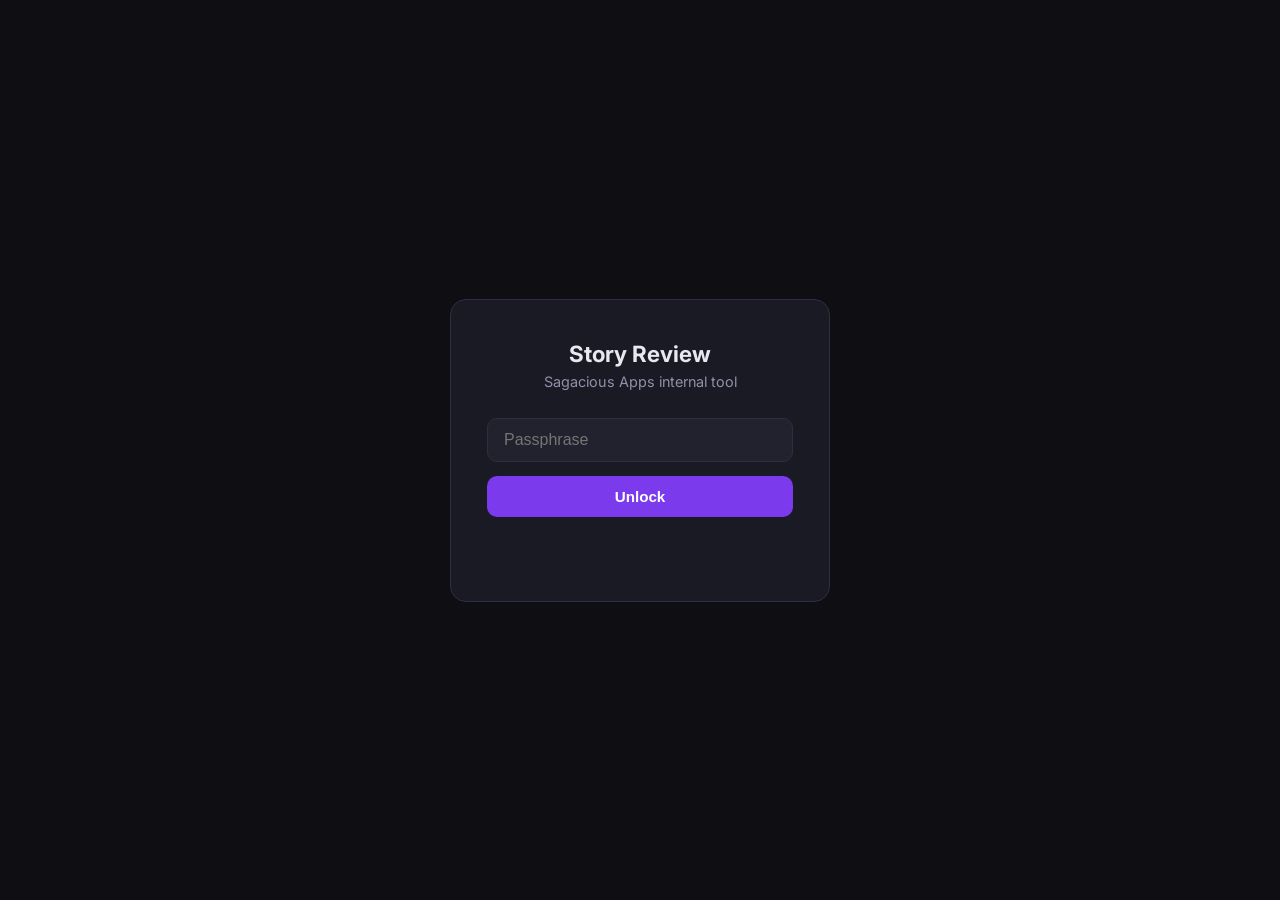
<file: docs/review.html>
<!DOCTYPE html>
<html lang="en">
<head>
  <meta charset="UTF-8">
  <meta name="viewport" content="width=device-width, initial-scale=1.0">
  <title>Rad Libs Story Review</title>
  <link rel="preconnect" href="https://fonts.googleapis.com">
  <link rel="preconnect" href="https://fonts.gstatic.com" crossorigin>
  <link href="https://fonts.googleapis.com/css2?family=Inter:wght@300;400;500;600;700&display=swap" rel="stylesheet">
  <style>
    :root {
      --bg: #0f0f13;
      --surface: #1a1a24;
      --surface2: #22222f;
      --border: #2e2e42;
      --accent: #7c3aed;
      --accent-light: #a855f7;
      --text: #e8e8f0;
      --text-muted: #9090aa;
      --danger: #ef4444;
      --success: #22c55e;
      --radius: 10px;
    }

    * { box-sizing: border-box; margin: 0; padding: 0; }

    body {
      font-family: 'Inter', sans-serif;
      background: var(--bg);
      color: var(--text);
      min-height: 100vh;
    }

    /* ── Auth overlay ── */
    #auth-screen {
      display: flex;
      align-items: center;
      justify-content: center;
      min-height: 100vh;
      padding: 24px;
    }

    .auth-card {
      background: var(--surface);
      border: 1px solid var(--border);
      border-radius: 16px;
      padding: 40px 36px;
      width: 100%;
      max-width: 380px;
      text-align: center;
    }

    .auth-card h1 { font-size: 1.4rem; margin-bottom: 6px; }
    .auth-card p  { color: var(--text-muted); font-size: 0.9rem; margin-bottom: 28px; }

    .auth-card input[type="password"] {
      width: 100%;
      padding: 12px 16px;
      background: var(--surface2);
      border: 1px solid var(--border);
      border-radius: var(--radius);
      color: var(--text);
      font-size: 1rem;
      margin-bottom: 14px;
      outline: none;
      transition: border-color 0.2s;
    }

    .auth-card input[type="password"]:focus { border-color: var(--accent-light); }

    .btn {
      display: inline-flex;
      align-items: center;
      gap: 8px;
      padding: 12px 24px;
      border-radius: var(--radius);
      font-size: 0.95rem;
      font-weight: 600;
      cursor: pointer;
      border: none;
      transition: opacity 0.15s, transform 0.1s;
    }
    .btn:active { transform: scale(0.97); }
    .btn-primary { background: var(--accent); color: #fff; width: 100%; justify-content: center; }
    .btn-primary:hover { opacity: 0.88; }
    .btn-primary:disabled { opacity: 0.45; cursor: not-allowed; }
    .btn-secondary { background: var(--surface2); color: var(--text); border: 1px solid var(--border); }
    .btn-secondary:hover { border-color: var(--accent-light); }

    #auth-error {
      margin-top: 14px;
      color: var(--danger);
      font-size: 0.88rem;
      min-height: 20px;
    }

    #lockout-timer {
      margin-top: 10px;
      color: var(--text-muted);
      font-size: 0.85rem;
    }

    /* ── App shell ── */
    #app-screen { display: none; }

    .topbar {
      position: sticky;
      top: 0;
      z-index: 100;
      background: var(--surface);
      border-bottom: 1px solid var(--border);
      padding: 14px 24px;
      display: flex;
      align-items: center;
      gap: 16px;
      flex-wrap: wrap;
    }

    .topbar h1 { font-size: 1.1rem; flex: 1; white-space: nowrap; }

    .topbar select {
      background: var(--surface2);
      border: 1px solid var(--border);
      color: var(--text);
      padding: 8px 12px;
      border-radius: var(--radius);
      font-size: 0.9rem;
      max-width: 260px;
      flex: 1;
      outline: none;
    }

    #story-count {
      color: var(--text-muted);
      font-size: 0.85rem;
      white-space: nowrap;
    }

    .main {
      padding: 24px;
      max-width: 900px;
      margin: 0 auto;
    }

    /* ── Loading / empty ── */
    #loading-msg, #empty-msg {
      text-align: center;
      color: var(--text-muted);
      padding: 60px 0;
      font-size: 1rem;
    }

    /* ── Story cards ── */
    .story-card {
      background: var(--surface);
      border: 1px solid var(--border);
      border-radius: 14px;
      padding: 24px;
      margin-bottom: 20px;
    }

    .story-header {
      display: flex;
      align-items: flex-start;
      justify-content: space-between;
      margin-bottom: 16px;
      gap: 12px;
      flex-wrap: wrap;
    }

    .story-title { font-size: 1.05rem; font-weight: 600; }
    .story-id    { font-size: 0.75rem; color: var(--text-muted); margin-top: 3px; }

    .badge {
      font-size: 0.72rem;
      font-weight: 600;
      padding: 3px 9px;
      border-radius: 999px;
      background: var(--surface2);
      border: 1px solid var(--border);
      white-space: nowrap;
    }

    /* ── Rendered story ── */
    .story-rendered {
      line-height: 1.9;
      font-size: 0.97rem;
      margin-bottom: 20px;
      background: var(--surface2);
      border-radius: var(--radius);
      padding: 16px 18px;
    }

    .blank-token {
      display: inline-block;
      background: var(--accent);
      color: #fff;
      border-radius: 5px;
      padding: 1px 8px;
      font-size: 0.8rem;
      font-weight: 600;
      margin: 0 2px;
      vertical-align: middle;
      white-space: nowrap;
    }

    /* ── Edit section ── */
    .edit-section { margin-top: 4px; }

    .edit-toggle {
      background: none;
      border: 1px solid var(--border);
      color: var(--text-muted);
      border-radius: var(--radius);
      padding: 6px 14px;
      font-size: 0.82rem;
      cursor: pointer;
      transition: border-color 0.15s, color 0.15s;
      margin-bottom: 12px;
    }

    .edit-toggle:hover { border-color: var(--accent-light); color: var(--text); }

    .edit-area { display: none; }
    .edit-area.open { display: block; }

    .edit-area textarea {
      width: 100%;
      min-height: 140px;
      background: var(--surface2);
      border: 1px solid var(--border);
      border-radius: var(--radius);
      color: var(--text);
      font-family: 'Inter', sans-serif;
      font-size: 0.9rem;
      line-height: 1.7;
      padding: 14px 16px;
      resize: vertical;
      outline: none;
      transition: border-color 0.2s;
      margin-bottom: 10px;
    }

    .edit-area textarea:focus { border-color: var(--accent-light); }

    .edit-hint {
      font-size: 0.78rem;
      color: var(--text-muted);
      margin-bottom: 12px;
    }

    .suggest-btn {
      background: var(--accent);
      color: #fff;
      border: none;
      border-radius: var(--radius);
      padding: 9px 20px;
      font-size: 0.88rem;
      font-weight: 600;
      cursor: pointer;
      transition: opacity 0.15s;
      text-decoration: none;
      display: inline-block;
    }

    .suggest-btn:hover { opacity: 0.85; }

    .blank-count {
      font-size: 0.72rem;
      font-weight: 600;
      padding: 3px 9px 3px 7px;
      border-radius: 999px;
      background: #1e3a2f;
      border: 1px solid #22c55e44;
      color: var(--success);
      white-space: nowrap;
      display: inline-flex;
      align-items: center;
      gap: 5px;
      cursor: default;
    }

    .blank-count.invalid {
      background: #2d1a1a;
      border-color: #ef444444;
      color: var(--danger);
      cursor: pointer;
    }

    .blank-count.invalid:hover { opacity: 0.85; }

    /* ── Validation popover ── */
    .val-popover {
      display: none;
      position: fixed;
      z-index: 9999;
      background: var(--surface);
      border: 1px solid var(--border);
      border-radius: 12px;
      padding: 16px 18px;
      max-width: 340px;
      width: max-content;
      box-shadow: 0 8px 32px #0009;
    }

    .val-popover.visible { display: block; }

    .val-popover h4 {
      font-size: 0.85rem;
      margin-bottom: 10px;
      color: var(--danger);
    }

    .val-popover ul {
      list-style: none;
      padding: 0;
      margin: 0;
    }

    .val-popover ul li {
      font-size: 0.82rem;
      color: var(--text-muted);
      padding: 4px 0;
      border-bottom: 1px solid var(--border);
      line-height: 1.5;
    }

    .val-popover ul li:last-child { border-bottom: none; }

    .val-popover .pop-close {
      margin-top: 12px;
      font-size: 0.78rem;
      color: var(--text-muted);
      text-align: right;
      display: block;
      cursor: pointer;
    }

    .val-popover .pop-close:hover { color: var(--text); }

    .filter-check {
      display: inline-flex;
      align-items: center;
      gap: 7px;
      font-size: 0.82rem;
      color: var(--text-muted);
      cursor: pointer;
      white-space: nowrap;
      user-select: none;
    }

    .filter-check input[type="checkbox"] {
      width: 15px;
      height: 15px;
      accent-color: var(--danger);
      cursor: pointer;
    }

    .filter-check:hover { color: var(--text); }

    /* ── Scrollbar ── */
    ::-webkit-scrollbar { width: 6px; }
    ::-webkit-scrollbar-track { background: var(--bg); }
    ::-webkit-scrollbar-thumb { background: var(--border); border-radius: 3px; }
  </style>
</head>
<body>

<!-- Auth Screen -->
<div id="auth-screen">
  <div class="auth-card">
    <h1>Story Review</h1>
    <p>Sagacious Apps internal tool</p>
    <input type="password" id="pass-input" placeholder="Passphrase" autocomplete="current-password">
    <button class="btn btn-primary" id="unlock-btn" onclick="tryUnlock()">Unlock</button>
    <div id="auth-error"></div>
    <div id="lockout-timer"></div>
  </div>
</div>

<!-- App Screen -->
<div id="app-screen">
  <div class="topbar">
    <h1>📖 Story Review</h1>
    <select id="db-select" onchange="switchDatabase()">
      <option value="prod">🟢 Production DB</option>
      <option value="dev">🔧 Dev DB</option>
    </select>
    <select id="collection-select" onchange="filterStories()">
      <option value="">All Collections</option>
    </select>
    <label class="filter-check" title="Show only stories where the placeholder list doesn't match the story blanks">
      <input type="checkbox" id="mismatch-only" onchange="filterStories()">
      ✕ Mismatches only
    </label>
    <span id="story-count"></span>
    <button class="btn btn-secondary" onclick="logout()" style="padding:8px 14px;font-size:0.82rem;">Log out</button>
  </div>
  <div class="main">
    <div id="loading-msg">Loading stories from Firebase…</div>
    <div id="empty-msg" style="display:none;">No stories found.</div>
    <div id="story-list"></div>
  </div>
</div>

<script>
  // ── Config ──────────────────────────────────────────────────────────────────
  const DB_URLS = {
    prod: 'https://radlibsapp-default-rtdb.firebaseio.com',
    dev:  'https://radlibsapp-dev.firebaseio.com'
  };
  let DB_URL = DB_URLS.prod;
  const PASS_HASH     = '852e7ab220b8ef8b902bb2a6bbc8c8ba611ef55e8ea42d7f6f82c3e2f87fe6fa';
  const SUPPORT_EMAIL = 'support@sagacious-apps.com';
  const SESSION_KEY   = 'rl_review_auth';
  const LOCKOUT_KEY   = 'rl_review_lockout';
  const MAX_ATTEMPTS  = 5;
  const BASE_DELAY_MS = 30000; // 30 s base, doubles each round

  // ── Brute-force state ───────────────────────────────────────────────────────
  function getLockout() {
    try { return JSON.parse(localStorage.getItem(LOCKOUT_KEY)) || { attempts: 0, until: 0 }; }
    catch { return { attempts: 0, until: 0 }; }
  }

  function saveLockout(state) {
    localStorage.setItem(LOCKOUT_KEY, JSON.stringify(state));
  }

  function isLockedOut() {
    const s = getLockout();
    return s.until > Date.now();
  }

  function remainingSeconds() {
    return Math.ceil((getLockout().until - Date.now()) / 1000);
  }

  let countdownTimer = null;

  function startCountdown() {
    clearInterval(countdownTimer);
    const el = document.getElementById('lockout-timer');
    const btn = document.getElementById('unlock-btn');

    function tick() {
      const rem = remainingSeconds();
      if (rem <= 0) {
        clearInterval(countdownTimer);
        el.textContent = '';
        btn.disabled = false;
        document.getElementById('auth-error').textContent = '';
      } else {
        const m = Math.floor(rem / 60), s = rem % 60;
        el.textContent = `Try again in ${m}:${String(s).padStart(2,'0')}`;
        btn.disabled = true;
      }
    }
    tick();
    countdownTimer = setInterval(tick, 1000);
  }

  // ── SHA-256 via Web Crypto ───────────────────────────────────────────────────
  async function sha256(str) {
    const buf  = new TextEncoder().encode(str);
    const hash = await crypto.subtle.digest('SHA-256', buf);
    return Array.from(new Uint8Array(hash)).map(b => b.toString(16).padStart(2,'0')).join('');
  }

  // ── Auth ────────────────────────────────────────────────────────────────────
  async function tryUnlock() {
    if (isLockedOut()) { startCountdown(); return; }

    const passInput = document.getElementById('pass-input');
    const errEl     = document.getElementById('auth-error');
    const btn       = document.getElementById('unlock-btn');

    btn.disabled = true;
    btn.textContent = 'Checking…';

    const hash = await sha256(passInput.value.trim());

    if (hash === PASS_HASH) {
      // Success
      saveLockout({ attempts: 0, until: 0 });
      sessionStorage.setItem(SESSION_KEY, '1');
      showApp();
    } else {
      // Failure
      const state = getLockout();
      state.attempts += 1;

      if (state.attempts >= MAX_ATTEMPTS) {
        const round   = Math.floor(state.attempts / MAX_ATTEMPTS);
        state.until   = Date.now() + BASE_DELAY_MS * Math.pow(2, round - 1);
        errEl.textContent = 'Too many failed attempts.';
        startCountdown();
      } else {
        const left = MAX_ATTEMPTS - state.attempts;
        errEl.textContent = `Incorrect passphrase. ${left} attempt${left === 1 ? '' : 's'} remaining.`;
        btn.disabled = false;
        btn.textContent = 'Unlock';
      }

      saveLockout(state);
      passInput.value = '';
    }
  }

  function logout() {
    sessionStorage.removeItem(SESSION_KEY);
    document.getElementById('app-screen').style.display = 'none';
    document.getElementById('auth-screen').style.display = 'flex';
  }

  // allow Enter key
  document.getElementById('pass-input').addEventListener('keydown', e => {
    if (e.key === 'Enter') tryUnlock();
  });

  // ── Startup ─────────────────────────────────────────────────────────────────
  if (isLockedOut()) {
    document.getElementById('auth-error').textContent = 'Too many failed attempts.';
    startCountdown();
  }

  if (sessionStorage.getItem(SESSION_KEY)) {
    showApp();
  }

  // ── App ──────────────────────────────────────────────────────────────────────
  let allStories = [];

  function showApp() {
    document.getElementById('auth-screen').style.display = 'none';
    document.getElementById('app-screen').style.display  = 'block';
    loadStories();
  }

  function switchDatabase() {
    const sel = document.getElementById('db-select').value;
    DB_URL = DB_URLS[sel];
    document.getElementById('loading-msg').style.display = 'block';
    document.getElementById('loading-msg').textContent = 'Loading stories from Firebase…';
    document.getElementById('story-list').innerHTML = '';
    allStories = [];
    loadStories();
  }

  async function loadStories() {
    try {
      const res  = await fetch(`${DB_URL}/radlibs.json`);
      const data = await res.json();

      if (!data) {
        document.getElementById('loading-msg').style.display = 'none';
        document.getElementById('empty-msg').style.display   = 'block';
        return;
      }

      allStories = [];
      const select = document.getElementById('collection-select');

      // Clear existing options except "All"
      while (select.options.length > 1) select.remove(1);

      for (const [category, collection] of Object.entries(data)) {
        // Add to dropdown
        const opt   = document.createElement('option');
        opt.value   = category;
        opt.textContent = category;
        select.appendChild(opt);

        // Collect stories
        const stories = collection.stories;
        if (!stories) continue;

        const list = Array.isArray(stories) ? stories : Object.values(stories);
        for (const story of list) {
          allStories.push({ ...story, _category: category });
        }
      }

      document.getElementById('loading-msg').style.display = 'none';
      filterStories();
    } catch (err) {
      document.getElementById('loading-msg').textContent = `Error loading stories: ${err.message}`;
    }
  }

  function storyHasMismatch(story) {
    const allTokens    = ((story.Story || story.story || '').match(/\{[^{}]+\}/g) || []).map(t => t.slice(1,-1));
    const storyTokens  = allTokens.filter(t => !t.includes(':ref='));
    const listItems    = story.Placeholders || story.placeholders || [];
    const placeholders = Array.isArray(listItems) ? listItems : Object.values(listItems);
    return validatePlaceholders(storyTokens, placeholders).length > 0;
  }

  function filterStories() {
    const cat          = document.getElementById('collection-select').value;
    const mismatchOnly = document.getElementById('mismatch-only').checked;
    let visible = cat ? allStories.filter(s => s._category === cat) : allStories;
    if (mismatchOnly) visible = visible.filter(storyHasMismatch);

    const total     = cat ? allStories.filter(s => s._category === cat).length : allStories.length;
    const mismCount = (cat ? allStories.filter(s => s._category === cat) : allStories).filter(storyHasMismatch).length;
    document.getElementById('story-count').textContent =
      mismatchOnly
        ? `${visible.length} mismatch${visible.length === 1 ? '' : 'es'} of ${total}`
        : `${visible.length} stor${visible.length === 1 ? 'y' : 'ies'}${mismCount > 0 ? ` · ${mismCount} ✕` : ''}`;
    renderStories(visible);
  }

  function renderStories(stories) {
    const container = document.getElementById('story-list');
    container.innerHTML = '';

    if (!stories.length) {
      document.getElementById('empty-msg').style.display = 'block';
      return;
    }

    document.getElementById('empty-msg').style.display = 'none';

    for (const story of stories) {
      container.appendChild(buildCard(story));
    }
  }

  // ── Story card ───────────────────────────────────────────────────────────────
  function buildCard(story) {
    const card = document.createElement('div');
    card.className = 'story-card';

    // Header
    const header = document.createElement('div');
    header.className = 'story-header';

    const titleBlock = document.createElement('div');
    const titleEl    = document.createElement('div');
    titleEl.className = 'story-title';
    titleEl.textContent = story.Title || story.title || '(untitled)';
    const idEl = document.createElement('div');
    idEl.className = 'id';
    idEl.style.cssText = 'font-size:0.72rem;color:var(--text-muted);margin-top:3px;';
    idEl.textContent = `${story._category} · ${story.Id || story.id || ''}`;
    titleBlock.appendChild(titleEl);
    titleBlock.appendChild(idEl);

    const badge = document.createElement('span');
    badge.className = 'badge';
    badge.textContent = story._category;

    const storyText   = story.Story || story.story || '';
    const allTokens   = (storyText.match(/\{[^{}]+\}/g) || []).map(t => t.slice(1,-1));
    const storyTokens = allTokens.filter(t => !t.includes(':ref='));
    const blankCount  = allTokens.length;
    const listItems   = story.Placeholders || story.placeholders || [];
    const placeholders = Array.isArray(listItems) ? listItems : Object.values(listItems);

    const issues = validatePlaceholders(storyTokens, placeholders);
    const valid  = issues.length === 0;

    const blankBadge = document.createElement('span');
    blankBadge.className = valid ? 'blank-count' : 'blank-count invalid';
    blankBadge.innerHTML =
      `${valid ? '✓' : '✕'} ${blankCount} blank${blankCount === 1 ? '' : 's'}`;

    if (!valid) {
      blankBadge.addEventListener('click', (e) => showPopover(e, issues));
    } else {
      blankBadge.title = 'Placeholders match ✓';
    }

    const badges = document.createElement('div');
    badges.style.cssText = 'display:flex;gap:6px;align-items:center;flex-wrap:wrap;justify-content:flex-end;';
    badges.appendChild(blankBadge);
    badges.appendChild(badge);

    header.appendChild(titleBlock);
    header.appendChild(badges);
    card.appendChild(header);

    // Rendered story with blank badges
    const rendered = document.createElement('div');
    rendered.className = 'story-rendered';
    rendered.innerHTML = renderStoryText(story.Story || story.story || '');
    card.appendChild(rendered);

    // Edit section
    card.appendChild(buildEditSection(story));

    return card;
  }

  function renderStoryText(text) {
    return text.replace(/\{([^{}]+)\}/g, (_, token) =>
      `<span class="blank-token">${token}</span>`
    );
  }

  // ── Placeholder validation ───────────────────────────────────────────────────
  function validatePlaceholders(storyTokens, placeholders) {
    const issues = [];
    const maxLen = Math.max(storyTokens.length, placeholders.length);

    for (let i = 0; i < maxLen; i++) {
      const inStory = storyTokens[i];
      const inList  = placeholders[i];
      const pos     = i + 1;
      const ordinal = ordStr(pos);

      if (inStory && !inList) {
        issues.push(`The ${ordinal} blank {${inStory}} in the story has no matching entry in the placeholder list.`);
      } else if (inList && !inStory) {
        issues.push(`The ${ordinal} item {${inList}} in the placeholder list has no matching blank in the story.`);
      } else if (inStory !== inList) {
        issues.push(`Position ${pos}: story has {${inStory}} but the placeholder list has {${inList}}.`);
      }
    }

    return issues;
  }

  function ordStr(n) {
    const s = ['th','st','nd','rd'], v = n % 100;
    return n + (s[(v - 20) % 10] || s[v] || s[0]);
  }

  // ── Popover ──────────────────────────────────────────────────────────────────
  const popover = document.createElement('div');
  popover.className = 'val-popover';
  document.body.appendChild(popover);

  function showPopover(e, issues) {
    e.stopPropagation();
    popover.innerHTML = '';

    const h4 = document.createElement('h4');
    h4.textContent = `${issues.length} mismatch${issues.length === 1 ? '' : 'es'} found`;
    popover.appendChild(h4);

    const ul = document.createElement('ul');
    for (const msg of issues) {
      const li = document.createElement('li');
      li.textContent = msg;
      ul.appendChild(li);
    }
    popover.appendChild(ul);

    const close = document.createElement('span');
    close.className = 'pop-close';
    close.textContent = 'Tap anywhere to dismiss';
    popover.appendChild(close);

    // Position near the badge
    const rect = e.currentTarget.getBoundingClientRect();
    popover.classList.add('visible');

    // Keep popover on screen
    const pw = 340;
    let left = rect.left;
    if (left + pw > window.innerWidth - 12) left = window.innerWidth - pw - 12;
    if (left < 8) left = 8;
    let top = rect.bottom + 8;
    if (top + popover.offsetHeight > window.innerHeight - 12) top = rect.top - popover.offsetHeight - 8;

    popover.style.left = `${left}px`;
    popover.style.top  = `${top}px`;
  }

  document.addEventListener('click', () => popover.classList.remove('visible'));

  function buildEditSection(story) {
    const section = document.createElement('div');
    section.className = 'edit-section';

    const toggle = document.createElement('button');
    toggle.className = 'edit-toggle';
    toggle.textContent = '✏️  Suggest an edit';

    const area = document.createElement('div');
    area.className = 'edit-area';

    const hint = document.createElement('p');
    hint.className = 'edit-hint';
    hint.textContent = 'Edit the story text below. Blanks must stay in {curly-brace} format.';

    const ta = document.createElement('textarea');
    ta.value = story.Story || story.story || '';
    ta.spellcheck = true;

    const sendBtn = document.createElement('a');
    sendBtn.className = 'suggest-btn';
    sendBtn.textContent = '📧  Send suggestion';

    sendBtn.addEventListener('click', () => {
      const subject = encodeURIComponent(`Story edit suggestion: ${story.Title || story.id}`);
      const body    = encodeURIComponent(
        `Collection: ${story._category}\n` +
        `Story ID: ${story.Id || story.id}\n` +
        `Title: ${story.Title || story.title}\n\n` +
        `--- Suggested story text ---\n${ta.value}`
      );
      sendBtn.href = `mailto:${SUPPORT_EMAIL}?subject=${subject}&body=${body}`;
    });

    area.appendChild(hint);
    area.appendChild(ta);
    area.appendChild(sendBtn);

    toggle.addEventListener('click', () => {
      const open = area.classList.toggle('open');
      toggle.textContent = open ? '✏️  Hide editor' : '✏️  Suggest an edit';
    });

    section.appendChild(toggle);
    section.appendChild(area);
    return section;
  }
</script>
</body>
</html>
</file>
<file: docs/styles.css>
/* ==========================================
   Variables & Reset
   ========================================== */
:root {
    --primary: #10b981;
    --primary-dark: #059669;
    --primary-light: #34d399;
    --secondary: #d946ef;
    --text-primary: #f8fafc;
    --text-secondary: #cbd5e1;
    --text-light: #94a3b8;
    --bg-primary: #020617;
    --bg-secondary: #0f172a;
    --bg-accent: #1e293b;
    --border: rgba(255, 255, 255, 0.1);
    --shadow-sm: 0 1px 2px 0 rgb(0 0 0 / 0.3);
    --shadow-md: 0 4px 6px -1px rgb(0 0 0 / 0.4), 0 2px 4px -2px rgb(0 0 0 / 0.4);
    --shadow-lg: 0 10px 15px -3px rgb(0 0 0 / 0.5), 0 4px 6px -4px rgb(0 0 0 / 0.5);
    --shadow-xl: 0 20px 25px -5px rgb(0 0 0 / 0.5), 0 8px 10px -6px rgb(0 0 0 / 0.5);
    --shadow-glow: 0 0 15px rgba(16, 185, 129, 0.8), 0 0 30px rgba(16, 185, 129, 0.5), 0 0 50px rgba(16, 185, 129, 0.3);
    --radius-sm: 8px;
    --radius-md: 16px;
    --radius-lg: 24px;
    --spacing-xs: 0.5rem;
    --spacing-sm: 1rem;
    --spacing-md: 1.5rem;
    --spacing-lg: 2rem;
    --spacing-xl: 3rem;
    --spacing-2xl: 4rem;
    --spacing-3xl: 6rem;
}

* {
    margin: 0;
    padding: 0;
    box-sizing: border-box;
}

html {
    scroll-behavior: smooth;
}

body {
    font-family: 'Inter', -apple-system, BlinkMacSystemFont, 'Segoe UI', Roboto, sans-serif;
    font-size: 16px;
    line-height: 1.6;
    color: var(--text-primary);
    background-color: var(--bg-primary);
    -webkit-font-smoothing: antialiased;
    -moz-osx-font-smoothing: grayscale;
}

img {
    max-width: 100%;
    height: auto;
    display: block;
}

a {
    text-decoration: none;
    color: inherit;
}

/* ==========================================
   Utilities
   ========================================== */
.container {
    max-width: 1200px;
    margin: 0 auto;
    padding: 0 var(--spacing-lg);
}

.gradient-text {
    background: linear-gradient(135deg, var(--primary) 0%, var(--secondary) 100%);
    -webkit-background-clip: text;
    -webkit-text-fill-color: transparent;
    background-clip: text;
    filter: drop-shadow(0 0 20px rgba(16, 185, 129, 0.8));
    animation: pulse-glow 3s infinite alternate;
}

@keyframes pulse-glow {
    0% { filter: drop-shadow(0 0 10px rgba(16, 185, 129, 0.8)) drop-shadow(0 0 30px rgba(16, 185, 129, 0.6)) drop-shadow(0 0 50px rgba(16, 185, 129, 0.4)); }
    100% { filter: drop-shadow(0 0 15px rgba(217, 70, 239, 0.9)) drop-shadow(0 0 40px rgba(217, 70, 239, 0.7)) drop-shadow(0 0 60px rgba(217, 70, 239, 0.5)); }
}

.placeholder-box {
    background: linear-gradient(135deg, #667eea 0%, #764ba2 100%);
    border-radius: var(--radius-lg);
    display: flex;
    align-items: center;
    justify-content: center;
    color: white;
    font-weight: 600;
    text-align: center;
    opacity: 0.9;
}

/* ==========================================
   Buttons
   ========================================== */
.btn-primary,
.btn-secondary {
    display: inline-flex;
    align-items: center;
    gap: 0.5rem;
    padding: 0.75rem 1.5rem;
    border-radius: var(--radius-md);
    font-weight: 600;
    font-size: 0.875rem;
    transition: all 0.3s cubic-bezier(0.4, 0, 0.2, 1);
    cursor: pointer;
    border: none;
    text-decoration: none;
}

.btn-primary {
    background: linear-gradient(135deg, var(--primary) 0%, var(--secondary) 100%);
    color: white;
    box-shadow: var(--shadow-md);
    border: 1px solid rgba(255,255,255,0.1);
}

.btn-primary:hover {
    box-shadow: var(--shadow-glow);
    transform: translateY(-2px);
    border-color: rgba(255,255,255,0.3);
}

.btn-secondary {
    background: rgba(255, 255, 255, 0.05);
    color: var(--text-primary);
    border: 1px solid var(--border);
    backdrop-filter: blur(10px);
}

.btn-secondary:hover {
    border-color: var(--primary-light);
    background: rgba(255, 255, 255, 0.1);
    transform: translateY(-2px);
}

.btn-large {
    padding: 1rem 2rem;
    font-size: 1rem;
}

.icon {
    width: 20px;
    height: 20px;
}

/* ==========================================
   Navigation
   ========================================== */
.navbar {
    position: sticky;
    top: 0;
    background: rgba(2, 6, 23, 0.7);
    backdrop-filter: blur(12px);
    -webkit-backdrop-filter: blur(12px);
    border-bottom: 1px solid var(--border);
    z-index: 100;
    padding: 1rem 0;
    transition: all 0.3s ease;
}

.nav-content {
    display: flex;
    align-items: center;
    justify-content: space-between;
}

.logo {
    font-size: 1.25rem;
    font-weight: 800;
    background: linear-gradient(135deg, var(--primary) 0%, var(--secondary) 100%);
    -webkit-background-clip: text;
    -webkit-text-fill-color: transparent;
    background-clip: text;
    transition: all 0.3s ease;
    filter: drop-shadow(0 0 10px rgba(16, 185, 129, 0.8)) drop-shadow(0 0 20px rgba(16, 185, 129, 0.4));
}
.logo:hover {
    filter: drop-shadow(0 0 15px rgba(217, 70, 239, 0.9)) drop-shadow(0 0 30px rgba(217, 70, 239, 0.6)) drop-shadow(0 0 50px rgba(217, 70, 239, 0.3)) brightness(1.2);
}

.nav-links {
    display: flex;
    align-items: center;
    gap: var(--spacing-lg);
}

.nav-link {
    color: var(--text-secondary);
    font-weight: 500;
    transition: color 0.2s ease;
}

.nav-link:hover {
    color: var(--primary-light);
}

/* ==========================================
   Hero Section
   ========================================== */
.hero {
    padding: var(--spacing-3xl) 0;
    background: radial-gradient(circle at 50% -20%, rgba(16, 185, 129, 0.15) 0%, transparent 50%), var(--bg-primary);
    position: relative;
    overflow: hidden;
}

.hero::before {
    content: '';
    position: absolute;
    inset: 0;
    background-image: radial-gradient(rgba(255, 255, 255, 0.1) 1px, transparent 1px);
    background-size: 32px 32px;
    opacity: 0.3;
    pointer-events: none;
    z-index: 0;
}

.hero .container {
    position: relative;
    z-index: 1;
    display: grid;
    grid-template-columns: 1fr 1fr;
    gap: var(--spacing-2xl);
    align-items: center;
}

.hero-content {
    max-width: 600px;
}

.hero-title {
    font-size: 3.5rem;
    font-weight: 800;
    line-height: 1.1;
    margin-bottom: var(--spacing-md);
    letter-spacing: -0.02em;
}

.hero-subtitle {
    font-size: 1.25rem;
    color: var(--text-secondary);
    margin-bottom: var(--spacing-xl);
    line-height: 1.6;
}

.hero-cta {
    display: flex;
    gap: var(--spacing-md);
    flex-wrap: wrap;
}

.hero-visual {
    position: relative;
}

.hero-image {
    width: 100%;
    height: auto;
    aspect-ratio: 3 / 2;
    object-fit: cover;
    border-radius: var(--radius-md);
    box-shadow: var(--shadow-xl), var(--shadow-glow);
    border: 1px solid var(--border);
    transition: transform 0.6s cubic-bezier(0.165, 0.84, 0.44, 1);
}

.hero-image:hover {
    transform: scale(1.02) rotate(-1deg);
}

/* ==========================================
   Section Headers
   ========================================== */
.section-header {
    text-align: center;
    margin-bottom: var(--spacing-2xl);
}

.section-title {
    font-size: 2.5rem;
    font-weight: 800;
    margin-bottom: var(--spacing-sm);
    letter-spacing: -0.02em;
    transition: all 0.3s ease;
}
.section-title:hover {
    text-shadow: 0 0 10px rgba(16, 185, 129, 1), 0 0 30px rgba(16, 185, 129, 0.8), 0 0 50px rgba(16, 185, 129, 0.6);
    color: white;
}

.section-subtitle {
    font-size: 1.125rem;
    color: var(--text-secondary);
}

/* ==========================================
   About Section
   ========================================== */
.about {
    padding: var(--spacing-3xl) 0;
    background: var(--bg-primary);
}

.about-content {
    display: grid;
    grid-template-columns: repeat(3, 1fr);
    gap: var(--spacing-lg);
}

.about-card {
    text-align: center;
    padding: var(--spacing-xl);
    background: rgba(255, 255, 255, 0.02);
    border: 1px solid var(--border);
    border-radius: var(--radius-lg);
    transition: all 0.4s cubic-bezier(0.175, 0.885, 0.32, 1.275);
    backdrop-filter: blur(10px);
}

.about-card:hover {
    transform: translateY(-10px);
    border-color: var(--primary-light);
    box-shadow: 0 10px 30px -10px rgba(16, 185, 129, 0.2);
    background: rgba(255, 255, 255, 0.04);
}

.card-icon {
    width: 60px;
    height: 60px;
    margin: 0 auto var(--spacing-md);
    background: linear-gradient(135deg, var(--primary) 0%, var(--secondary) 100%);
    border-radius: var(--radius-md);
    display: flex;
    align-items: center;
    justify-content: center;
    color: white;
    box-shadow: var(--shadow-glow);
}

.card-icon svg {
    width: 32px;
    height: 32px;
}

.about-card h3 {
    font-size: 1.25rem;
    font-weight: 700;
    margin-bottom: var(--spacing-sm);
}

.about-card p {
    color: var(--text-secondary);
    line-height: 1.7;
}

/* ==========================================
   Apps Section
   ========================================== */
.apps {
    padding: var(--spacing-3xl) 0;
    background: var(--bg-secondary);
}

.app-showcase {
    display: grid;
    grid-template-columns: 1fr 1fr;
    gap: var(--spacing-2xl);
    align-items: center;
    background: linear-gradient(145deg, rgba(255,255,255,0.03) 0%, rgba(255,255,255,0.01) 100%);
    border-radius: var(--radius-lg);
    border: 1px solid var(--border);
    padding: var(--spacing-2xl);
    margin-bottom: var(--spacing-2xl);
    box-shadow: var(--shadow-md);
    transition: all 0.4s cubic-bezier(0.165, 0.84, 0.44, 1);
    backdrop-filter: blur(10px);
}

.app-showcase:hover {
    transform: translateY(-6px);
    box-shadow: var(--shadow-xl), 0 0 30px rgba(16, 185, 129, 0.1);
    border-color: rgba(255, 255, 255, 0.15);
}

.app-visual {
    position: relative;
}

.app-image {
    width: 100%;
    max-width: 400px;
    height: auto;
    object-fit: contain;
    border-radius: var(--radius-md);
    margin: 0 auto;
    display: block;
    transition: transform 0.5s ease;
    filter: drop-shadow(0 20px 30px rgba(0,0,0,0.5));
}
.app-image:hover {
    transform: scale(1.05) translateY(-5px);
}

.app-details {
    padding: var(--spacing-md);
}

.app-badge {
    display: inline-block;
    padding: 0.5rem 1rem;
    background: rgba(16, 185, 129, 0.15);
    color: var(--primary-light);
    border: 1px solid rgba(16, 185, 129, 0.5);
    border-radius: 20px;
    font-size: 0.875rem;
    font-weight: 700;
    margin-bottom: var(--spacing-md);
    text-transform: uppercase;
    letter-spacing: 0.05em;
    box-shadow: 0 0 15px rgba(16, 185, 129, 0.6), 0 0 30px rgba(16, 185, 129, 0.4), inset 0 0 15px rgba(16, 185, 129, 0.4);
    text-shadow: 0 0 10px rgba(52, 211, 153, 1), 0 0 20px rgba(52, 211, 153, 0.8), 0 0 40px rgba(52, 211, 153, 0.5);
}

.app-title {
    font-size: 2rem;
    font-weight: 800;
    margin-bottom: var(--spacing-md);
}

.app-description {
    font-size: 1.125rem;
    color: var(--text-secondary);
    line-height: 1.7;
    margin-bottom: var(--spacing-lg);
}

.app-features {
    display: flex;
    flex-direction: column;
    gap: var(--spacing-sm);
    margin-bottom: var(--spacing-xl);
}

.feature {
    display: flex;
    align-items: center;
    gap: var(--spacing-sm);
    color: var(--text-secondary);
}

.feature-icon {
    width: 24px;
    height: 24px;
    color: var(--primary-light);
}

.app-cta {
    display: flex;
    gap: var(--spacing-md);
}

/* Coming Soon */
.coming-soon {
    background: linear-gradient(135deg, var(--primary) 0%, var(--secondary) 100%);
    border-radius: var(--radius-lg);
    padding: var(--spacing-2xl);
    text-align: center;
    color: white;
    position: relative;
    overflow: hidden;
    box-shadow: var(--shadow-glow);
}

.coming-soon::after {
    content: '';
    position: absolute;
    top: 0; left: 0; right: 0; bottom: 0;
    background: linear-gradient(90deg, transparent, rgba(255,255,255,0.2), transparent);
    transform: translateX(-100%);
    animation: shimmer 3s infinite;
}

@keyframes shimmer {
    100% { transform: translateX(100%); }
}

.coming-soon-content {
    position: relative;
    z-index: 1;
}

.coming-soon-content h3 {
    font-size: 2rem;
    font-weight: 800;
    margin-bottom: var(--spacing-sm);
}

.coming-soon-content p {
    font-size: 1.125rem;
    opacity: 0.9;
}

/* ==========================================
   Footer
   ========================================== */
.footer {
    background: var(--bg-primary);
    color: var(--text-primary);
    padding: var(--spacing-2xl) 0 var(--spacing-lg);
    border-top: 1px solid var(--border);
}

.footer-content {
    display: flex;
    justify-content: space-between;
    align-items: flex-start;
    margin-bottom: var(--spacing-lg);
    padding-bottom: var(--spacing-lg);
    border-bottom: 1px solid var(--border);
}

.footer-brand .logo {
    margin-bottom: var(--spacing-sm);
}

.footer-brand p {
    color: var(--text-light);
}

.footer-links {
    display: flex;
    gap: var(--spacing-lg);
}

.footer-links a {
    color: var(--text-light);
    transition: color 0.2s ease;
}

.footer-links a:hover {
    color: var(--primary-light);
}

.footer-bottom {
    text-align: center;
}

.footer-bottom p {
    color: var(--text-light);
    font-size: 0.875rem;
}

/* ==========================================
   Responsive Design
   ========================================== */
@media (max-width: 1024px) {
    .hero .container,
    .app-showcase {
        grid-template-columns: 1fr;
    }

    .hero-visual,
    .app-visual {
        order: -1;
    }

    .hero-image,
    .app-image {
        width: 100%;
        max-width: 400px;
        height: auto;
        margin: 0 auto;
        display: block;
    }

    .about-content {
        grid-template-columns: 1fr;
    }
}

@media (max-width: 768px) {
    .hero-title {
        font-size: 2.5rem;
    }

    .section-title {
        font-size: 2rem;
    }

    .nav-links {
        gap: var(--spacing-sm);
    }

    .nav-link {
        display: none;
    }

    .hero-cta {
        flex-direction: column;
    }

    .btn-large {
        width: 100%;
        justify-content: center;
    }

    .footer-content {
        flex-direction: column;
        gap: var(--spacing-lg);
    }

    .footer-links {
        flex-direction: column;
        gap: var(--spacing-sm);
    }

    .app-showcase {
        padding: var(--spacing-lg);
    }
}

@media (max-width: 480px) {
    .hero-title {
        font-size: 2rem;
    }

    .section-title {
        font-size: 1.75rem;
    }

    .container {
        padding: 0 var(--spacing-md);
    }

    .hero,
    .about,
    .apps {
        padding: var(--spacing-2xl) 0;
    }
}
</file>
